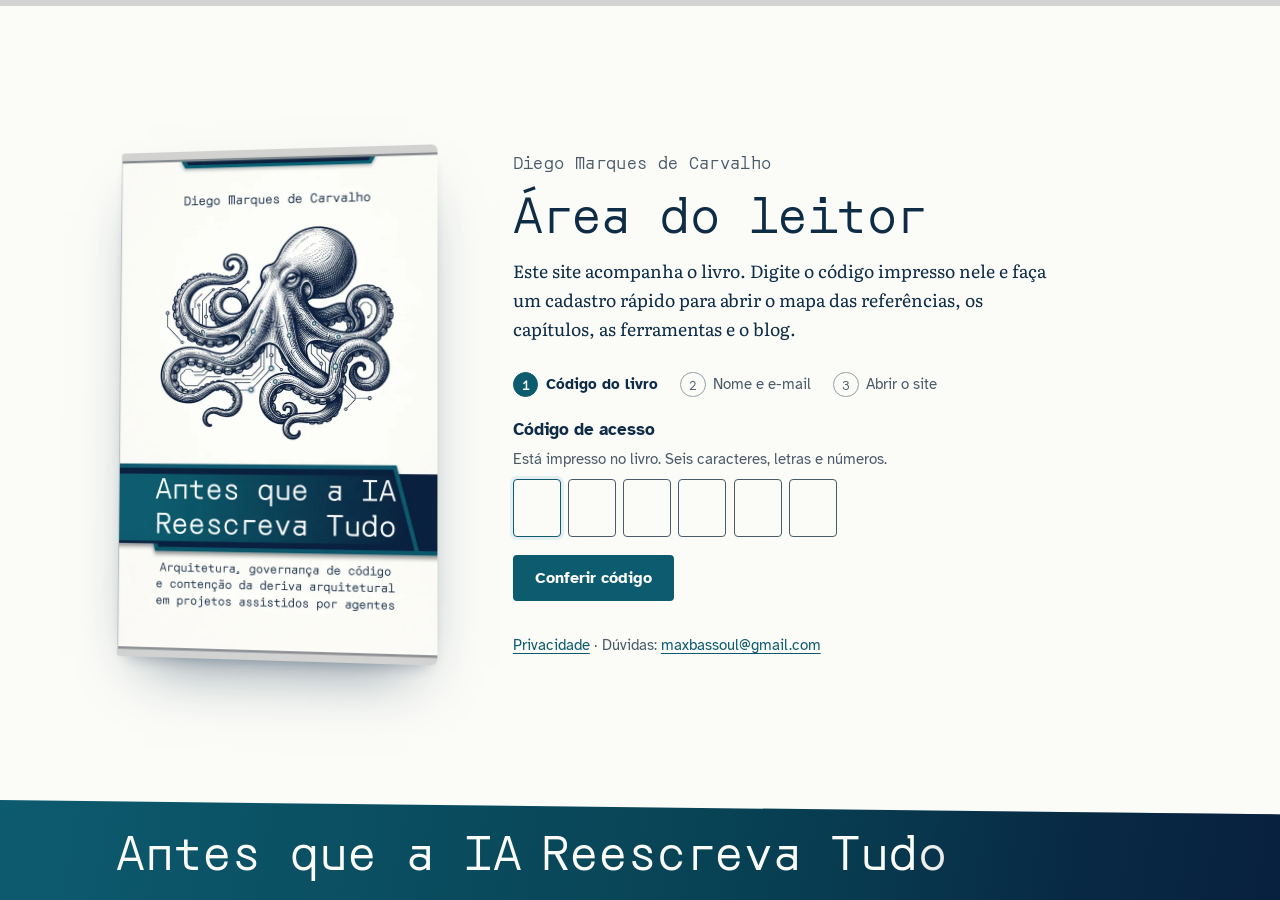
<file: docs/index.html>
<!doctype html>
<html lang="pt-BR">
<head>
<meta charset="utf-8">
<meta name="viewport" content="width=device-width, initial-scale=1">
<title>Antes que a IA Reescreva Tudo</title>
<meta name="description" content="Área do leitor do livro Antes que a IA Reescreva Tudo, de Diego Marques de Carvalho.">
<meta name="robots" content="noindex">
<meta name="theme-color" content="#0f2c47">
<link rel="icon" href="img/icone.svg" type="image/svg+xml">
<link rel="preload" href="fontes/orbit-latin-400-normal.woff2" as="font" type="font/woff2" crossorigin>
<link rel="stylesheet" href="css/site.css">
<script type="module" src="js/app.js"></script>
</head>
<body data-config="{&quot;appsScriptUrl&quot;: &quot;https://script.google.com/macros/s/AKfycbyVOUtg1tDxMdZqtiWcLSNnlYLGNWOky_axhP-vVmzAby_G8hb5o9fTvDEMWrewTaDpqQ/exec&quot;, &quot;codigoHash&quot;: &quot;3291b068d0834ed06047282ab6b6f07f65205cbb008220390e9ea2eb21e502ad&quot;, &quot;teste&quot;: false, &quot;contato&quot;: &quot;maxbassoul@gmail.com&quot;}" data-estado="carregando">
<a class="pular" href="#conteudo">Pular para o conteúdo</a>
<div class="barra-capa" aria-hidden="true"></div>

<!-- Tela de entrada: a única parte do site que não está cifrada. -->
<div id="portao" class="portao">
  <div class="portao__palco">
    <figure class="portao__capa">
      <img src="img/capa.webp" srcset="img/capa-320.webp 320w, img/capa.webp 640w" sizes="(max-width: 700px) 9rem, 22rem" width="640" height="1024" alt="Capa do livro: um polvo desenhado a bico de pena, com circuitos nos tentáculos, sobre a faixa com o título Antes que a IA Reescreva Tudo.">
    </figure>

    <main class="portao__conteudo" id="conteudo" tabindex="-1">
      <p class="portao__autor">Diego Marques de Carvalho</p>
      <h1 class="portao__titulo">Área do leitor</h1>
      <p class="portao__intro">Este site acompanha o livro. Digite o código impresso nele e faça um cadastro rápido para abrir o mapa das referências, os capítulos, as ferramentas e o blog.</p>

      <ol class="passos" aria-label="Etapas">
        <li data-passo="1" aria-current="step"><span>1</span> Código do livro</li>
        <li data-passo="2"><span>2</span> Nome e e-mail</li>
        <li data-passo="3"><span>3</span> Abrir o site</li>
      </ol>

      <form class="formulario" id="form-codigo" novalidate>
        <div class="campo campo--codigo">
          <label for="codigo">Código de acesso</label>
          <p class="ajuda" id="codigo-ajuda">Está impresso no livro. Seis caracteres, letras e números.</p>
          <div class="codigo-caixas" id="codigo-caixas" aria-hidden="true"><span></span><span></span><span></span><span></span><span></span><span></span></div>
          <input id="codigo" name="codigo" type="text" inputmode="text" autocomplete="off" autocapitalize="characters" spellcheck="false" maxlength="6" aria-describedby="codigo-ajuda codigo-erro" required>
          <p class="erro-campo" id="codigo-erro" aria-live="polite"></p>
        </div>
        <button class="botao" type="submit">Conferir código</button>
      </form>

      <form class="formulario" id="form-cadastro" novalidate hidden>
        <fieldset>
          <legend class="visualmente-oculto">Cadastro do leitor</legend>
          <div class="campo">
            <label for="nome">Nome</label>
            <input id="nome" name="nome" type="text" autocomplete="name" maxlength="120" aria-describedby="nome-erro" required>
            <p class="erro-campo" id="nome-erro" aria-live="polite"></p>
          </div>
          <div class="campo">
            <label for="email">E-mail</label>
            <p class="ajuda" id="email-ajuda">Usado para liberar o acesso e, se você quiser, avisar sobre atualizações.</p>
            <input id="email" name="email" type="email" autocomplete="email" maxlength="160" aria-describedby="email-ajuda email-erro" required>
            <p class="erro-campo" id="email-erro" aria-live="polite"></p>
          </div>
          <div class="marcar">
            <input id="consentimento" name="consentimento" type="checkbox" aria-describedby="consentimento-erro" required>
            <label for="consentimento">Concordo que meu nome e meu e-mail sejam guardados para liberar o site, como descrito na <button type="button" class="link" data-abrir="privacidade">página de privacidade</button>.</label>
          </div>
          <p class="erro-campo" id="consentimento-erro" aria-live="polite"></p>
          <div class="marcar">
            <input id="novidades" name="novidades" type="checkbox">
            <label for="novidades">Quero receber por e-mail os avisos de atualização do livro (opcional).</label>
          </div>
        </fieldset>
        <div class="acoes-form">
          <button class="botao" type="submit">Abrir o site</button>
          <button class="link" type="button" id="voltar-codigo">Voltar ao código</button>
        </div>
      </form>

      <div class="aviso" id="resultado" role="status" aria-live="polite"></div>
      <p class="portao__rodape"><button type="button" class="link" data-abrir="privacidade">Privacidade</button> · Dúvidas: <a href="mailto:maxbassoul@gmail.com">maxbassoul@gmail.com</a></p>
    </main>
  </div>
  <div class="faixa-capa" aria-hidden="true"><span>Antes que a IA</span><span>Reescreva Tudo</span></div>
</div>

<!-- O site, montado depois de decifrar o pacote. -->
<div id="app" class="app" hidden>
  <header class="topo">
    <div class="topo__faixa">
      <a class="marca" href="#/">Antes que a IA<br>Reescreva Tudo</a>
    </div>
    <nav class="menu" aria-label="Principal">
      <ul>
        <li><a href="#/" data-rota="inicio">Início</a></li>
        <li><a href="#/mapa" data-rota="mapa">Mapa</a></li>
        <li><a href="#/capitulos" data-rota="capitulos">Capítulos</a></li>
        <li><a href="#/ferramentas" data-rota="ferramentas">Ferramentas</a></li>
        <li><a href="#/blog" data-rota="blog">Blog</a></li>
      </ul>
      <button type="button" class="busca-atalho" id="abrir-paleta" aria-keyshortcuts="Control+K Meta+K">
        <span>Buscar</span><kbd>Ctrl K</kbd>
      </button>
    </nav>
  </header>
  <div class="progresso" id="progresso" aria-hidden="true"></div>
  <main id="vista" class="vista" tabindex="-1"></main>
  <footer class="rodape">
    <div class="rodape__dentro">
      <p>Diego Marques de Carvalho, 2026. Contato: <a href="mailto:maxbassoul@gmail.com">maxbassoul@gmail.com</a></p>
      <ul>
        <li><a href="#/privacidade">Privacidade</a></li>
        <li><button type="button" class="link" id="abrir-atalhos">Atalhos de teclado</button></li>
        <li><a id="link-errata" href="#">Reportar errata</a></li>
        <li><button type="button" class="link" id="sair">Sair deste navegador</button></li>
      </ul>
    </div>
  </footer>
</div>

<dialog class="dialogo dialogo--paleta" id="paleta" aria-label="Buscar no site">
  <form method="dialog" class="paleta">
    <label class="visualmente-oculto" for="paleta-busca">Buscar capítulos, obras, conceitos, ferramentas e posts</label>
    <input id="paleta-busca" type="search" autocomplete="off" placeholder="Buscar capítulo, obra, conceito, post…" role="combobox" aria-expanded="true" aria-controls="paleta-lista" aria-autocomplete="list">
    <ul id="paleta-lista" role="listbox" aria-label="Resultados"></ul>
    <p class="paleta__dica"><kbd>↑</kbd> <kbd>↓</kbd> para escolher, <kbd>Enter</kbd> para abrir, <kbd>Esc</kbd> para fechar</p>
  </form>
</dialog>

<dialog class="dialogo" id="atalhos" aria-labelledby="atalhos-titulo">
  <h2 id="atalhos-titulo">Atalhos de teclado</h2>
  <dl class="atalhos">
    <dt><kbd>Ctrl K</kbd> ou <kbd>/</kbd></dt><dd>Buscar no site</dd>
    <dt><kbd>g</kbd> depois <kbd>i</kbd></dt><dd>Início</dd>
    <dt><kbd>g</kbd> depois <kbd>m</kbd></dt><dd>Mapa das referências</dd>
    <dt><kbd>g</kbd> depois <kbd>c</kbd></dt><dd>Capítulos</dd>
    <dt><kbd>g</kbd> depois <kbd>f</kbd></dt><dd>Ferramentas</dd>
    <dt><kbd>g</kbd> depois <kbd>b</kbd></dt><dd>Blog</dd>
    <dt><kbd>Esc</kbd></dt><dd>No mapa, volta à visão inteira</dd>
    <dt><kbd>?</kbd></dt><dd>Esta lista</dd>
  </dl>
  <form method="dialog"><button class="botao botao--linha">Fechar</button></form>
</dialog>

<dialog class="dialogo dialogo--texto" id="privacidade" aria-labelledby="priv-titulo">
  <h2 id="priv-titulo">Privacidade</h2>
  <h3>O que guardamos</h3>
  <p>Ao abrir o site, você informa nome e e-mail. Esses dados, a data do cadastro e a sua escolha sobre receber avisos de atualização vão para uma planilha privada do autor, no Google. O código do livro é conferido, mas não fica guardado.</p>
  <h3>Para que usamos</h3>
  <p>O cadastro serve para liberar o site. Se você marcar a opção de avisos, o e-mail também recebe as notícias de atualização do livro. Os dados não são vendidos nem repassados.</p>
  <h3>O que fica no seu navegador</h3>
  <p>Depois do cadastro, o navegador guarda a chave que abre o site, o seu primeiro nome e o que você marcar nas ferramentas, para não pedir o código de novo. O botão "Sair deste navegador", no rodapé, apaga tudo isso.</p>
  <h3>O que não usamos</h3>
  <p>O site não usa cookies de publicidade nem ferramentas de rastreamento. Fontes e bibliotecas ficam no próprio site; a única chamada externa é o envio do cadastro.</p>
  <h3>Como pedir correção ou exclusão</h3>
  <p>Escreva para <a href="mailto:maxbassoul@gmail.com">maxbassoul@gmail.com</a> pedindo para consultar, corrigir ou apagar seus dados.</p>
  <form method="dialog"><button class="botao botao--linha">Fechar</button></form>
</dialog>

<noscript><p class="aviso">Este site precisa de JavaScript para abrir o conteúdo do livro.</p></noscript>
</body>
</html>
</file>
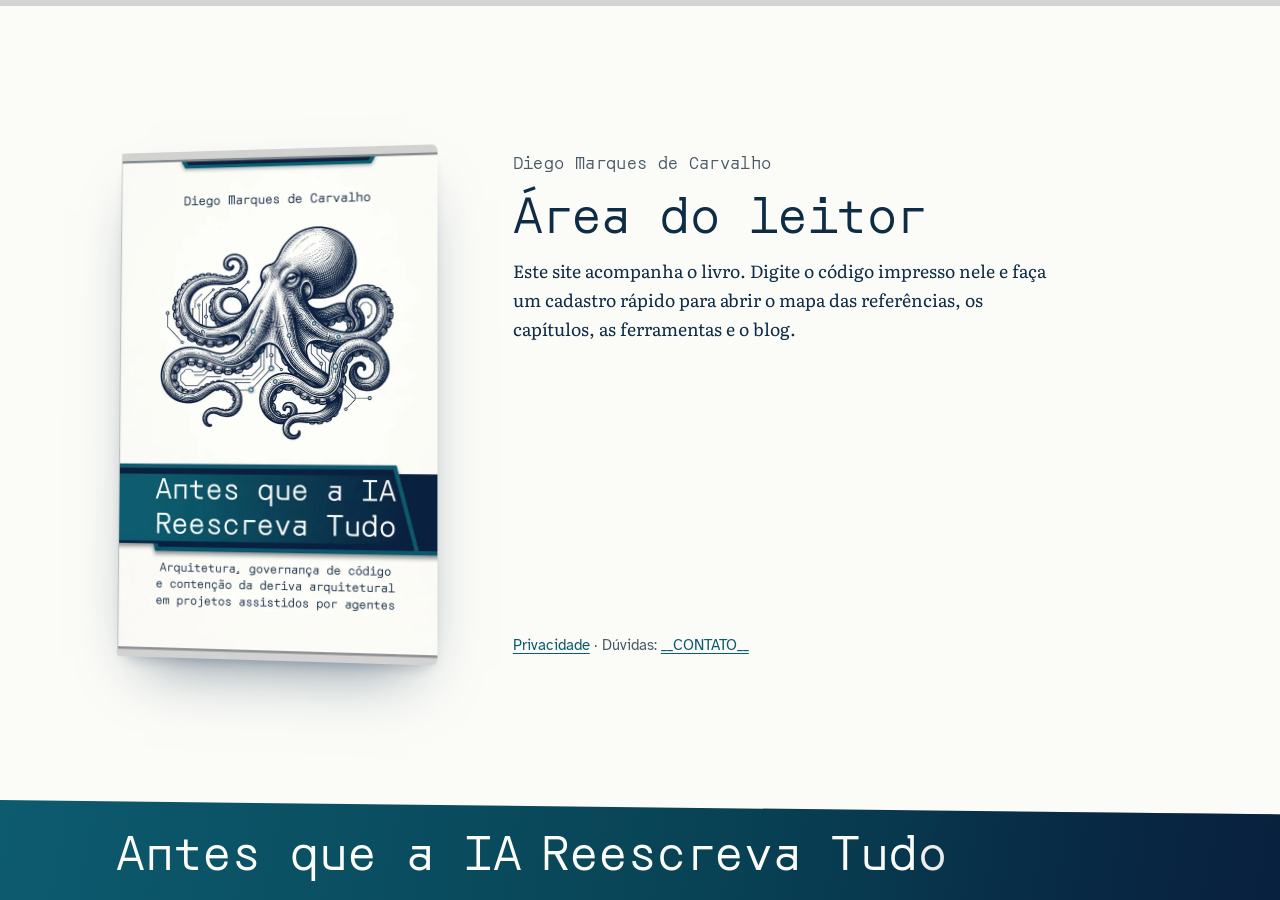
<file: web/index.html>
<!doctype html>
<html lang="pt-BR">
<head>
<meta charset="utf-8">
<meta name="viewport" content="width=device-width, initial-scale=1">
<title>Antes que a IA Reescreva Tudo</title>
<meta name="description" content="Área do leitor do livro Antes que a IA Reescreva Tudo, de Diego Marques de Carvalho.">
<meta name="robots" content="noindex">
<meta name="theme-color" content="#0f2c47">
<link rel="icon" href="img/icone.svg" type="image/svg+xml">
<link rel="preload" href="fontes/orbit-latin-400-normal.woff2" as="font" type="font/woff2" crossorigin>
<link rel="stylesheet" href="css/site.css">
<script type="module" src="js/app.js"></script>
</head>
<body data-config="__CONFIG__" data-estado="carregando">
<a class="pular" href="#conteudo">Pular para o conteúdo</a>
<div class="barra-capa" aria-hidden="true"></div>

<!-- Tela de entrada: a única parte do site que não está cifrada. -->
<div id="portao" class="portao">
  <div class="portao__palco">
    <figure class="portao__capa">
      <img src="img/capa.webp" srcset="img/capa-320.webp 320w, img/capa.webp 640w" sizes="(max-width: 700px) 9rem, 22rem" width="640" height="1024" alt="Capa do livro: um polvo desenhado a bico de pena, com circuitos nos tentáculos, sobre a faixa com o título Antes que a IA Reescreva Tudo.">
    </figure>

    <main class="portao__conteudo" id="conteudo" tabindex="-1">
      <p class="portao__autor">Diego Marques de Carvalho</p>
      <h1 class="portao__titulo">Área do leitor</h1>
      <p class="portao__intro">Este site acompanha o livro. Digite o código impresso nele e faça um cadastro rápido para abrir o mapa das referências, os capítulos, as ferramentas e o blog.</p>

      <ol class="passos" aria-label="Etapas">
        <li data-passo="1" aria-current="step"><span>1</span> Código do livro</li>
        <li data-passo="2"><span>2</span> Nome e e-mail</li>
        <li data-passo="3"><span>3</span> Abrir o site</li>
      </ol>

      <form class="formulario" id="form-codigo" novalidate>
        <div class="campo campo--codigo">
          <label for="codigo">Código de acesso</label>
          <p class="ajuda" id="codigo-ajuda">Está impresso no livro. Seis caracteres, letras e números.</p>
          <div class="codigo-caixas" id="codigo-caixas" aria-hidden="true"><span></span><span></span><span></span><span></span><span></span><span></span></div>
          <input id="codigo" name="codigo" type="text" inputmode="text" autocomplete="off" autocapitalize="characters" spellcheck="false" maxlength="6" aria-describedby="codigo-ajuda codigo-erro" required>
          <p class="erro-campo" id="codigo-erro" aria-live="polite"></p>
        </div>
        <button class="botao" type="submit">Conferir código</button>
      </form>

      <form class="formulario" id="form-cadastro" novalidate hidden>
        <fieldset>
          <legend class="visualmente-oculto">Cadastro do leitor</legend>
          <div class="campo">
            <label for="nome">Nome</label>
            <input id="nome" name="nome" type="text" autocomplete="name" maxlength="120" aria-describedby="nome-erro" required>
            <p class="erro-campo" id="nome-erro" aria-live="polite"></p>
          </div>
          <div class="campo">
            <label for="email">E-mail</label>
            <p class="ajuda" id="email-ajuda">Usado para liberar o acesso e, se você quiser, avisar sobre atualizações.</p>
            <input id="email" name="email" type="email" autocomplete="email" maxlength="160" aria-describedby="email-ajuda email-erro" required>
            <p class="erro-campo" id="email-erro" aria-live="polite"></p>
          </div>
          <div class="marcar">
            <input id="consentimento" name="consentimento" type="checkbox" aria-describedby="consentimento-erro" required>
            <label for="consentimento">Concordo que meu nome e meu e-mail sejam guardados para liberar o site, como descrito na <button type="button" class="link" data-abrir="privacidade">página de privacidade</button>.</label>
          </div>
          <p class="erro-campo" id="consentimento-erro" aria-live="polite"></p>
          <div class="marcar">
            <input id="novidades" name="novidades" type="checkbox">
            <label for="novidades">Quero receber por e-mail os avisos de atualização do livro (opcional).</label>
          </div>
        </fieldset>
        <div class="acoes-form">
          <button class="botao" type="submit">Abrir o site</button>
          <button class="link" type="button" id="voltar-codigo">Voltar ao código</button>
        </div>
      </form>

      <div class="aviso" id="resultado" role="status" aria-live="polite"></div>
      <p class="portao__rodape"><button type="button" class="link" data-abrir="privacidade">Privacidade</button> · Dúvidas: <a href="mailto:__CONTATO__">__CONTATO__</a></p>
    </main>
  </div>
  <div class="faixa-capa" aria-hidden="true"><span>Antes que a IA</span><span>Reescreva Tudo</span></div>
</div>

<!-- O site, montado depois de decifrar o pacote. -->
<div id="app" class="app" hidden>
  <header class="topo">
    <div class="topo__faixa">
      <a class="marca" href="#/">Antes que a IA<br>Reescreva Tudo</a>
    </div>
    <nav class="menu" aria-label="Principal">
      <ul>
        <li><a href="#/" data-rota="inicio">Início</a></li>
        <li><a href="#/mapa" data-rota="mapa">Mapa</a></li>
        <li><a href="#/capitulos" data-rota="capitulos">Capítulos</a></li>
        <li><a href="#/ferramentas" data-rota="ferramentas">Ferramentas</a></li>
        <li><a href="#/blog" data-rota="blog">Blog</a></li>
      </ul>
      <button type="button" class="busca-atalho" id="abrir-paleta" aria-keyshortcuts="Control+K Meta+K">
        <span>Buscar</span><kbd>Ctrl K</kbd>
      </button>
    </nav>
  </header>
  <div class="progresso" id="progresso" aria-hidden="true"></div>
  <main id="vista" class="vista" tabindex="-1"></main>
  <footer class="rodape">
    <div class="rodape__dentro">
      <p>Diego Marques de Carvalho, 2026. Contato: <a href="mailto:__CONTATO__">__CONTATO__</a></p>
      <ul>
        <li><a href="#/privacidade">Privacidade</a></li>
        <li><button type="button" class="link" id="abrir-atalhos">Atalhos de teclado</button></li>
        <li><a id="link-errata" href="#">Reportar errata</a></li>
        <li><button type="button" class="link" id="sair">Sair deste navegador</button></li>
      </ul>
    </div>
  </footer>
</div>

<dialog class="dialogo dialogo--paleta" id="paleta" aria-label="Buscar no site">
  <form method="dialog" class="paleta">
    <label class="visualmente-oculto" for="paleta-busca">Buscar capítulos, obras, conceitos, ferramentas e posts</label>
    <input id="paleta-busca" type="search" autocomplete="off" placeholder="Buscar capítulo, obra, conceito, post…" role="combobox" aria-expanded="true" aria-controls="paleta-lista" aria-autocomplete="list">
    <ul id="paleta-lista" role="listbox" aria-label="Resultados"></ul>
    <p class="paleta__dica"><kbd>↑</kbd> <kbd>↓</kbd> para escolher, <kbd>Enter</kbd> para abrir, <kbd>Esc</kbd> para fechar</p>
  </form>
</dialog>

<dialog class="dialogo" id="atalhos" aria-labelledby="atalhos-titulo">
  <h2 id="atalhos-titulo">Atalhos de teclado</h2>
  <dl class="atalhos">
    <dt><kbd>Ctrl K</kbd> ou <kbd>/</kbd></dt><dd>Buscar no site</dd>
    <dt><kbd>g</kbd> depois <kbd>i</kbd></dt><dd>Início</dd>
    <dt><kbd>g</kbd> depois <kbd>m</kbd></dt><dd>Mapa das referências</dd>
    <dt><kbd>g</kbd> depois <kbd>c</kbd></dt><dd>Capítulos</dd>
    <dt><kbd>g</kbd> depois <kbd>f</kbd></dt><dd>Ferramentas</dd>
    <dt><kbd>g</kbd> depois <kbd>b</kbd></dt><dd>Blog</dd>
    <dt><kbd>Esc</kbd></dt><dd>No mapa, volta à visão inteira</dd>
    <dt><kbd>?</kbd></dt><dd>Esta lista</dd>
  </dl>
  <form method="dialog"><button class="botao botao--linha">Fechar</button></form>
</dialog>

<dialog class="dialogo dialogo--texto" id="privacidade" aria-labelledby="priv-titulo">
  <h2 id="priv-titulo">Privacidade</h2>
  <h3>O que guardamos</h3>
  <p>Ao abrir o site, você informa nome e e-mail. Esses dados, a data do cadastro e a sua escolha sobre receber avisos de atualização vão para uma planilha privada do autor, no Google. O código do livro é conferido, mas não fica guardado.</p>
  <h3>Para que usamos</h3>
  <p>O cadastro serve para liberar o site. Se você marcar a opção de avisos, o e-mail também recebe as notícias de atualização do livro. Os dados não são vendidos nem repassados.</p>
  <h3>O que fica no seu navegador</h3>
  <p>Depois do cadastro, o navegador guarda a chave que abre o site, o seu primeiro nome e o que você marcar nas ferramentas, para não pedir o código de novo. O botão "Sair deste navegador", no rodapé, apaga tudo isso.</p>
  <h3>O que não usamos</h3>
  <p>O site não usa cookies de publicidade nem ferramentas de rastreamento. Fontes e bibliotecas ficam no próprio site; a única chamada externa é o envio do cadastro.</p>
  <h3>Como pedir correção ou exclusão</h3>
  <p>Escreva para <a href="mailto:__CONTATO__">__CONTATO__</a> pedindo para consultar, corrigir ou apagar seus dados.</p>
  <form method="dialog"><button class="botao botao--linha">Fechar</button></form>
</dialog>

<noscript><p class="aviso">Este site precisa de JavaScript para abrir o conteúdo do livro.</p></noscript>
</body>
</html>
</file>
<file: docs/css/site.css>
/* Antes que a IA Reescreva Tudo: folha de estilos do site.
   Cores e letra da capa: papel quase branco, tinta azul-marinho do
   polvo, faixa petróleo inclinada e a Orbit dos títulos. O ciano dos
   circuitos marca só a deriva. */

@font-face { font-family: "Orbit"; src: url("../fontes/orbit-latin-400-normal.woff2") format("woff2"); font-weight: 400; font-display: swap; }
@font-face { font-family: "Literata"; src: url("../fontes/literata-latin-wght-normal.woff2") format("woff2"); font-weight: 200 900; font-style: normal; font-display: swap; }
@font-face { font-family: "Literata"; src: url("../fontes/literata-latin-wght-italic.woff2") format("woff2"); font-weight: 200 900; font-style: italic; font-display: swap; }
@font-face { font-family: "Atkinson Hyperlegible"; src: url("../fontes/atkinson-hyperlegible-latin-400-normal.woff2") format("woff2"); font-weight: 400; font-display: swap; }
@font-face { font-family: "Atkinson Hyperlegible"; src: url("../fontes/atkinson-hyperlegible-latin-700-normal.woff2") format("woff2"); font-weight: 700; font-display: swap; }

:root {
  --papel: #fbfcf8;
  --papel-2: #f0f2ee;
  --linha: #d2d3d2;
  --tinta: #0f2c47;
  --grafite: #4a5a68;
  --cinza: #949fa7;
  --petroleo: #0d5b6f;
  --petroleo-fundo: #e4eff1;
  --deriva: #2b9bc0;
  --erro: #a3261b;
  --ok: #2f6b3a;
  --faixa: linear-gradient(100deg, #0d5b6f 0%, #084355 55%, #08213f 100%);
  --sobre-faixa: #fbfcf8;

  --display: "Orbit", "Atkinson Hyperlegible", system-ui, sans-serif;
  --serif: "Literata", Georgia, serif;
  --sans: "Atkinson Hyperlegible", "Segoe UI", Arial, sans-serif;

  --medida: 40rem;
  --larga: 76rem;
  --raio: 4px;
  --sombra: 0 1px 0 rgba(15, 44, 71, 0.06), 0 12px 32px -18px rgba(15, 44, 71, 0.35);
  color-scheme: light dark;
}

@media (prefers-color-scheme: dark) {
  :root {
    --papel: #0a1a2b;
    --papel-2: #10243a;
    --linha: #24405a;
    --tinta: #e9eef2;
    --grafite: #a9b8c4;
    --cinza: #6f8293;
    --petroleo: #6cc0d8;
    --petroleo-fundo: #10324a;
    --deriva: #4fb7d8;
    --erro: #f08a7e;
    --ok: #8bcf98;
    --sombra: 0 12px 32px -16px rgba(0, 0, 0, 0.7);
  }
}

*, *::before, *::after { box-sizing: border-box; }
html { -webkit-text-size-adjust: 100%; scroll-padding-top: 5rem; }
body {
  margin: 0;
  background: var(--papel);
  color: var(--tinta);
  font-family: var(--serif);
  font-size: 1.0625rem;
  line-height: 1.65;
  overflow-x: clip;
}
img, svg { max-width: 100%; height: auto; }
h1, h2, h3 { margin: 0; line-height: 1.15; text-wrap: balance; }
h1, h2 { font-family: var(--display); font-weight: 400; letter-spacing: -0.01em; }
h1 { font-size: clamp(2rem, 4.6vw, 3.1rem); }
h2 { font-size: clamp(1.45rem, 2.6vw, 1.9rem); }
h3 { font-family: var(--sans); font-size: 1.08rem; font-weight: 700; }
p { margin: 0; }
p + p { margin-top: 0.9rem; }
a { color: var(--petroleo); text-underline-offset: 0.18em; text-decoration-thickness: 1px; }
a:hover { text-decoration-thickness: 2px; }
code, kbd, pre { font-family: ui-monospace, "SF Mono", Menlo, Consolas, monospace; font-size: 0.9em; }
kbd { border: 1px solid var(--linha); border-bottom-width: 2px; border-radius: 3px; padding: 0 0.35em; background: var(--papel); font-size: 0.8em; }
:focus-visible { outline: 3px solid var(--petroleo); outline-offset: 3px; border-radius: 2px; }
::selection { background: var(--petroleo); color: var(--papel); }

.pular { position: absolute; left: 1rem; top: -4rem; padding: 0.6rem 1rem; background: var(--tinta); color: var(--papel); font-family: var(--sans); z-index: 50; }
.pular:focus { top: 1rem; }
.visualmente-oculto { position: absolute !important; width: 1px; height: 1px; overflow: hidden; clip: rect(0 0 0 0); white-space: nowrap; }
.nota { font-family: var(--sans); font-size: 0.92rem; color: var(--grafite); }
.lead { font-size: 1.2rem; line-height: 1.55; max-width: var(--medida); margin-top: 0.9rem; }
.texto { max-width: var(--medida); }
.texto > * + * { margin-top: 1rem; }

/* A barra cinza do topo da capa, repetida no topo do site. */
.barra-capa { height: 6px; background: var(--linha); }

/* ----------------------------------------------------------- botões */

.botao {
  display: inline-flex; align-items: center; justify-content: center; gap: 0.5rem;
  min-height: 2.9rem; padding: 0.6rem 1.25rem;
  font: 700 1rem/1.2 var(--sans);
  color: var(--sobre-faixa); background: var(--petroleo);
  border: 2px solid var(--petroleo); border-radius: var(--raio);
  text-decoration: none; cursor: pointer;
  transition: background-color 0.15s, transform 0.15s;
}
.botao:hover { background: var(--tinta); border-color: var(--tinta); }
.botao:active { transform: translateY(1px); }
.botao[disabled] { opacity: 0.6; cursor: progress; }
.botao--linha { background: transparent; color: var(--petroleo); }
.botao--linha:hover { background: var(--petroleo-fundo); color: var(--tinta); border-color: var(--petroleo); }
.botao--pequeno { min-height: 2.25rem; padding: 0.3rem 0.8rem; font-size: 0.9rem; }
@media (prefers-color-scheme: dark) { .botao { color: #0a1a2b; } .botao:hover { color: #0a1a2b; background: var(--tinta); } }
.link { background: none; border: 0; padding: 0; font: inherit; color: var(--petroleo); text-decoration: underline; text-underline-offset: 0.18em; cursor: pointer; }
.acoes-linha { display: flex; flex-wrap: wrap; gap: 0.75rem 1rem; align-items: center; margin-top: 1.25rem; }

/* ------------------------------------------------------ tela de entrada */

.portao { min-height: calc(100vh - 6px); display: grid; grid-template-rows: 1fr auto; }
.portao__palco {
  width: 100%; max-width: 68rem; margin: 0 auto;
  padding: clamp(1.5rem, 5vw, 4rem) 1.25rem;
  display: grid; grid-template-columns: minmax(0, 20rem) minmax(0, 1fr);
  gap: clamp(2rem, 6vw, 5rem); align-items: center;
}
.portao__capa { margin: 0; perspective: 1200px; }
.portao__capa img {
  display: block; width: 100%; border-radius: 2px 6px 6px 2px;
  box-shadow: -1px 0 0 rgba(15, 44, 71, 0.15), 0 30px 60px -28px rgba(8, 33, 63, 0.55), 0 8px 16px -10px rgba(8, 33, 63, 0.35);
  transform: rotateY(var(--giro, -8deg)) rotateX(var(--incl, 2deg));
  transition: transform 0.4s ease;
}
.portao__autor { font-family: var(--display); color: var(--grafite); letter-spacing: 0.02em; }
.portao__titulo { margin-top: 0.4rem; }
.portao__intro { margin-top: 1rem; max-width: 34rem; font-size: 1.1rem; }
.portao__conteudo:focus { outline: none; }
.portao__rodape { margin-top: 2rem; font-family: var(--sans); font-size: 0.92rem; color: var(--grafite); }

.passos { display: flex; flex-wrap: wrap; gap: 0.5rem 1.4rem; list-style: none; padding: 0; margin: 1.8rem 0 1.2rem; font-family: var(--sans); color: var(--grafite); font-size: 0.95rem; }
.passos li { display: inline-flex; align-items: center; gap: 0.45rem; }
.passos span { display: inline-grid; place-items: center; width: 1.6rem; height: 1.6rem; border-radius: 50%; border: 1.5px solid var(--cinza); font-family: var(--display); font-size: 0.8rem; }
.passos li[aria-current="step"] { color: var(--tinta); font-weight: 700; }
.passos li[aria-current="step"] span { background: var(--petroleo); border-color: var(--petroleo); color: var(--sobre-faixa); }
.passos li.feito span { background: var(--tinta); border-color: var(--tinta); color: var(--papel); }

.formulario { max-width: 30rem; font-family: var(--sans); }
.formulario fieldset { border: 0; padding: 0; margin: 0; }
.campo { margin-bottom: 1.15rem; }
.campo label { display: block; font-weight: 700; }
.ajuda { color: var(--grafite); font-size: 0.92rem; margin-top: 0.15rem; }
.campo input, .campo textarea, .campo select {
  display: block; width: 100%; margin-top: 0.4rem; min-height: 2.9rem;
  padding: 0.55rem 0.75rem; font: inherit; font-size: 1rem; color: var(--tinta);
  background: var(--papel); border: 1.5px solid var(--grafite); border-radius: var(--raio);
}
.campo textarea { min-height: 5.5rem; resize: vertical; font-family: ui-monospace, Menlo, Consolas, monospace; font-size: 0.92rem; }
.campo input:focus, .campo textarea:focus { border-color: var(--petroleo); outline: 3px solid var(--petroleo-fundo); outline-offset: 0; }
.campo input[aria-invalid="true"] { border-color: var(--erro); }
.erro-campo { color: var(--erro); font-size: 0.92rem; margin-top: 0.3rem; min-height: 0; }
.erro-campo:empty { display: none; }
.marcar { display: grid; grid-template-columns: 1.4rem 1fr; gap: 0.6rem; align-items: start; margin-top: 0.8rem; }
.marcar input { width: 1.25rem; height: 1.25rem; margin-top: 0.2rem; accent-color: var(--petroleo); }
.acoes-form { display: flex; flex-wrap: wrap; gap: 1rem 1.5rem; align-items: center; margin-top: 1.3rem; }

/* O código aparece em seis caixas, como um selo; o campo real fica por cima. */
.campo--codigo { position: relative; }
.codigo-caixas { display: grid; grid-template-columns: repeat(6, 3rem); gap: 0.45rem; margin-top: 0.5rem; pointer-events: none; }
.codigo-caixas span {
  height: 3.6rem; border: 1.5px solid var(--grafite); border-radius: var(--raio);
  display: grid; place-items: center; font-family: var(--display); font-size: 1.6rem; color: var(--tinta);
  background: var(--papel); transition: border-color 0.15s, transform 0.15s;
}
.codigo-caixas span.cheia { border-color: var(--tinta); }
.codigo-caixas span.atual { border-color: var(--petroleo); box-shadow: 0 0 0 3px var(--petroleo-fundo); }
.campo--codigo input {
  position: absolute; left: 0; top: 2.9rem; width: calc(6 * 3rem + 5 * 0.45rem); height: 3.6rem;
  margin: 0; opacity: 0.01; font-size: 16px; letter-spacing: 2.4rem; caret-color: transparent;
}
.campo--codigo:has(.ajuda) input { top: 4.6rem; }
.campo--codigo input:focus-visible { outline: none; }
.campo--codigo.erro .codigo-caixas { animation: tremer 0.35s; }
.campo--codigo.erro .codigo-caixas span { border-color: var(--erro); }
.campo--codigo.certo .codigo-caixas span { border-color: var(--ok); background: color-mix(in srgb, var(--ok) 10%, var(--papel)); }
@keyframes tremer { 25% { transform: translateX(-6px); } 50% { transform: translateX(5px); } 75% { transform: translateX(-3px); } }

.aviso { margin-top: 1.25rem; padding: 0.9rem 1rem; border-left: 4px solid var(--petroleo); background: var(--papel-2); font-family: var(--sans); max-width: 34rem; }
.aviso:empty { display: none; }
.aviso--erro { border-color: var(--erro); }
.aviso--ok { border-color: var(--ok); }

/* A faixa inclinada da capa, com o título. */
.faixa-capa {
  position: relative; background: var(--faixa); color: var(--sobre-faixa);
  font-family: var(--display); font-size: clamp(1.6rem, 4.4vw, 3rem); line-height: 1.15;
  padding: 1.4rem max(1.25rem, calc((100vw - 68rem) / 2 + 1.25rem));
  clip-path: polygon(0 0, 100% 0.9rem, 100% 100%, 0 100%);
  display: flex; flex-wrap: wrap; column-gap: 0.4em;
}
.faixa-capa::after { content: ""; position: absolute; inset: 0 0 auto auto; width: 30%; height: 100%; background: linear-gradient(100deg, transparent, rgba(8, 33, 63, 0.6)); clip-path: polygon(14% 0, 100% 0, 100% 100%, 0 100%); }

body[data-estado="carregando"] .portao__conteudo form,
body[data-estado="carregando"] .passos { visibility: hidden; }
body[data-estado="aberto"] .portao { display: none; }

/* ----------------------------------------------------------- o site */

.topo {
  position: sticky; top: 0; z-index: 20;
  display: flex; align-items: stretch; justify-content: space-between; gap: 1rem;
  background: color-mix(in srgb, var(--papel) 92%, transparent);
  backdrop-filter: blur(8px);
  border-bottom: 1px solid var(--linha);
  font-family: var(--sans);
}
.topo__faixa {
  background: var(--faixa); padding: 0.65rem 3.2rem 0.65rem max(1.25rem, calc((100vw - var(--larga)) / 2 + 1.25rem));
  clip-path: polygon(0 0, 100% 0, calc(100% - 1.6rem) 100%, 0 100%);
  display: flex; align-items: center;
}
.marca { font-family: var(--display); color: var(--sobre-faixa); text-decoration: none; font-size: 0.98rem; line-height: 1.15; }
.menu { display: flex; align-items: center; gap: 1rem; padding-right: max(1.25rem, calc((100vw - var(--larga)) / 2 + 1.25rem)); }
.menu ul { list-style: none; margin: 0; padding: 0; display: flex; flex-wrap: wrap; gap: 0.2rem 1.2rem; }
.menu a { color: var(--grafite); text-decoration: none; padding: 0.3rem 0; border-bottom: 2px solid transparent; }
.menu a:hover { color: var(--tinta); }
.menu a[aria-current="page"] { color: var(--tinta); border-bottom-color: var(--petroleo); }
.busca-atalho {
  display: inline-flex; gap: 0.6rem; align-items: center; min-height: 2.5rem; padding: 0.3rem 0.5rem 0.3rem 0.8rem;
  font: inherit; color: var(--grafite); background: var(--papel-2); border: 1px solid var(--linha); border-radius: var(--raio); cursor: pointer;
}
.busca-atalho:hover { border-color: var(--petroleo); color: var(--tinta); }

.progresso { position: fixed; top: 0; left: 0; height: 3px; width: 100%; transform-origin: 0 50%; transform: scaleX(var(--lido, 0)); background: var(--deriva); z-index: 30; pointer-events: none; }

.vista { min-height: 60vh; }
.vista:focus { outline: none; }
.faixa { max-width: var(--larga); margin: 0 auto; padding: clamp(2.5rem, 6vw, 4.5rem) 1.25rem; }
.faixa + .faixa { border-top: 1px solid var(--linha); }

@media (prefers-reduced-motion: no-preference) {
  ::view-transition-old(root) { animation: 140ms ease-out both sair; }
  ::view-transition-new(root) { animation: 220ms ease-out both entrar; }
}
@keyframes sair { to { opacity: 0; } }
@keyframes entrar { from { opacity: 0; transform: translateY(6px); } }

/* ----------------------------------------------------------- início */

.abertura {
  max-width: var(--larga); margin: 0 auto; padding: clamp(2.5rem, 6vw, 5rem) 1.25rem;
  display: grid; grid-template-columns: minmax(0, 1fr) minmax(0, 1.05fr); gap: clamp(2rem, 5vw, 4rem); align-items: center;
}
.saudacao { font-family: var(--sans); color: var(--grafite); margin-bottom: 0.6rem; }
.saudacao:empty { display: none; }
.abertura__lead { margin-top: 1.2rem; font-size: 1.18rem; max-width: 34rem; }
.citacao { margin: 1.8rem 0 0; padding: 0 0 0 1.2rem; border-left: 3px solid var(--petroleo); font-style: italic; max-width: 32rem; }
.citacao footer { margin-top: 0.4rem; font: 400 0.9rem var(--sans); color: var(--grafite); font-style: normal; }

.planta { margin: 0; }
.planta__controle { display: inline-flex; border: 1.5px solid var(--petroleo); border-radius: var(--raio); overflow: hidden; margin-bottom: 0.8rem; font-family: var(--sans); }
.alternar { font: inherit; font-size: 0.92rem; padding: 0.45rem 0.9rem; min-height: 2.5rem; border: 0; background: transparent; color: var(--petroleo); cursor: pointer; }
.alternar[aria-pressed="true"] { background: var(--petroleo); color: var(--sobre-faixa); }
@media (prefers-color-scheme: dark) { .alternar[aria-pressed="true"] { color: #0a1a2b; } }
.planta svg { display: block; width: 100%; background: var(--papel-2); border-radius: 6px; }
.planta .modulo rect { fill: var(--papel); stroke: var(--tinta); stroke-width: 1.4; }
.planta .modulo text { fill: var(--tinta); font: 15px var(--sans); }
.planta .modulo--legado rect { stroke-dasharray: 4 3; }
.contencao__rotulo { font: 13px var(--sans); fill: var(--petroleo); }
.planta .modulo { transition: transform 0.9s cubic-bezier(0.3, 0.7, 0.2, 1); }
.planta .contencao { stroke-dasharray: 1400; stroke-dashoffset: 0; transition: stroke-dashoffset 0.9s ease, opacity 0.6s; }
.planta .rastro path { stroke-dasharray: 5 5; opacity: 0; transition: opacity 0.5s; }
.planta .contencao__rotulo { transition: opacity 0.5s; }
.planta[data-estado="deriva"] .modulo { transform: translate(var(--dx), var(--dy)); }
.planta[data-estado="deriva"] .modulo--legado rect { stroke: var(--deriva); }
.planta[data-estado="deriva"] .rastro path { opacity: 1; animation: fluxo 1.2s linear infinite; }
.planta[data-estado="deriva"] .contencao { stroke-dashoffset: 1400; opacity: 0.3; }
.planta[data-estado="deriva"] .contencao__rotulo { opacity: 0; }
@keyframes fluxo { to { stroke-dashoffset: -20; } }
.planta__legenda { margin-top: 0.7rem; font-family: var(--sans); font-size: 0.92rem; color: var(--grafite); max-width: 32rem; }
@media (prefers-reduced-motion: reduce) {
  .planta .modulo, .planta .contencao { transition: none; }
  .planta[data-estado="deriva"] .rastro path { animation: none; }
}

.faixa--dividida { display: grid; grid-template-columns: minmax(0, 1fr) minmax(0, 1fr); gap: clamp(2rem, 5vw, 4rem); align-items: start; }
.ciclo { list-style: none; margin: 0; padding: 0; counter-reset: parte; display: grid; gap: 0.6rem; }
.ciclo li { counter-increment: parte; }
.ciclo a { display: grid; grid-template-columns: 2.6rem 1fr; column-gap: 1rem; padding: 0.9rem 1rem 0.9rem 0.6rem; color: var(--tinta); text-decoration: none; border-radius: var(--raio); border: 1px solid transparent; transition: border-color 0.15s, background-color 0.15s; }
.ciclo a::before { content: counter(parte); grid-row: span 3; font-family: var(--display); font-size: 1.6rem; color: var(--petroleo); line-height: 1.1; text-align: center; }
.ciclo a:hover { border-color: var(--linha); background: var(--papel-2); }
.ciclo p { margin-top: 0.25rem; color: var(--grafite); }
.ciclo__caps { margin-top: 0.35rem; font: 0.88rem var(--sans); color: var(--petroleo); }

.destinos { display: grid; grid-template-columns: repeat(2, minmax(0, 1fr)); margin-top: 2rem; border-top: 1px solid var(--linha); }
.destino { display: block; padding: 1.6rem 1.6rem 1.6rem 0; border-bottom: 1px solid var(--linha); color: var(--tinta); text-decoration: none; transition: background-color 0.15s; }
.destino:nth-child(even) { padding-left: 1.6rem; border-left: 1px solid var(--linha); }
.destino h3 { font-family: var(--display); font-weight: 400; font-size: 1.25rem; color: var(--petroleo); }
.destino p { margin-top: 0.4rem; color: var(--grafite); }
.destino:hover h3 { text-decoration: underline; text-underline-offset: 0.2em; }
.numeros { display: flex; flex-wrap: wrap; gap: 1rem 3.5rem; margin: 2.5rem 0 0; }
.numeros div { display: flex; flex-direction: column-reverse; }
.numeros dd { margin: 0; font-family: var(--display); font-size: clamp(2.2rem, 5vw, 3.2rem); line-height: 1; font-variant-numeric: tabular-nums; }
.numeros dt { font-family: var(--sans); color: var(--grafite); margin-top: 0.3rem; }
.numero-vivo { font-variant-numeric: tabular-nums; }

.codigo-bloco { position: relative; }
pre { margin: 0; padding: 1rem 1.1rem; background: var(--papel-2); border: 1px solid var(--linha); border-radius: var(--raio); overflow-x: auto; line-height: 1.55; }
.codigo-bloco .botao { margin-top: 0.6rem; }

/* -------------------------------------------------------- capítulos */

.trilhas { display: flex; flex-wrap: wrap; gap: 0.5rem; margin-top: 1.4rem; }
.trilhas button {
  font: 0.95rem var(--sans); padding: 0.35rem 0.95rem; min-height: 2.5rem;
  border-radius: 999px; border: 1px solid var(--linha); background: var(--papel); color: var(--tinta); cursor: pointer;
}
.trilhas button:hover { border-color: var(--petroleo); }
.trilhas button[aria-pressed="true"] { background: var(--tinta); border-color: var(--tinta); color: var(--papel); }

.capitulos-grade { display: grid; grid-template-columns: 15rem minmax(0, 1fr); gap: 3rem; margin-top: 2.5rem; align-items: start; }
.capitulos-indice { position: sticky; top: 5.5rem; max-height: calc(100vh - 7rem); overflow-y: auto; font-family: var(--sans); font-size: 0.93rem; }
.capitulos-indice ul { list-style: none; margin: 0; padding: 0; border-left: 1px solid var(--linha); }
.capitulos-indice a { display: block; padding: 0.3rem 0 0.3rem 0.9rem; margin-left: -1px; color: var(--grafite); text-decoration: none; border-left: 2px solid transparent; }
.capitulos-indice a:hover { color: var(--tinta); }
.capitulos-indice a[aria-current="true"] { color: var(--tinta); font-weight: 700; border-left-color: var(--petroleo); }
.capitulo { display: grid; grid-template-columns: 4.5rem minmax(0, 1fr); gap: 1.25rem; padding: 2.2rem 0; border-top: 1px solid var(--linha); }
.capitulo:first-child { border-top: 0; padding-top: 0; }
.capitulo[hidden] { display: none; }
.capitulo__num { font-family: var(--display); font-size: 2.4rem; line-height: 1; color: var(--petroleo); }
.capitulo > div { max-width: var(--medida); }
.capitulo h2 { font-size: 1.5rem; }
.capitulo h3 { font-size: 0.95rem; margin-top: 1.4rem; color: var(--grafite); }
.capitulo ul { margin: 0.4rem 0 0; padding-left: 1.2rem; }
.capitulo li + li { margin-top: 0.3rem; }
.capitulo .acoes { margin-top: 1.4rem; display: flex; flex-wrap: wrap; gap: 0.6rem 1.4rem; font-family: var(--sans); }
.capitulo details { margin-top: 0.8rem; }
.capitulo summary { cursor: pointer; font-family: var(--sans); color: var(--petroleo); }
.chips { display: flex; flex-wrap: wrap; gap: 0.4rem; list-style: none; padding: 0 !important; }
.chips li { margin: 0 !important; }
.chips a, .chips span { display: inline-block; padding: 0.15rem 0.7rem; border: 1px solid var(--linha); border-radius: 999px; font: 0.9rem var(--sans); color: var(--tinta); text-decoration: none; }
.chips a:hover { border-color: var(--petroleo); color: var(--petroleo); }
.lido-marca { font: 0.85rem var(--sans); color: var(--ok); margin-left: 0.4rem; }

/* ------------------------------------------------------------- mapa */

.mapa-topo { max-width: var(--larga); margin: 0 auto; padding: 2.5rem 1.25rem 1rem; }
.mapa-controles { max-width: var(--larga); margin: 0 auto; padding: 0 1.25rem 1rem; display: flex; flex-wrap: wrap; gap: 1rem 1.6rem; align-items: end; font-family: var(--sans); }
.mapa-controles label { display: block; font-weight: 700; font-size: 0.95rem; }
.mapa-controles input[type="search"], .mapa-controles select, .caminho__form input {
  margin-top: 0.3rem; min-height: 2.75rem; padding: 0.4rem 0.7rem; font: inherit; font-size: 1rem; color: var(--tinta);
  background: var(--papel); border: 1.5px solid var(--grafite); border-radius: var(--raio); min-width: 14rem;
}
.tipos { border: 0; padding: 0; margin: 0; display: flex; gap: 1rem; flex-wrap: wrap; }
.tipos legend { font-weight: 700; font-size: 0.95rem; padding: 0; margin-bottom: 0.3rem; }
.tipos label { font-weight: 400; display: inline-flex; gap: 0.4rem; align-items: center; min-height: 2.75rem; }
.tipos input { width: 1.15rem; height: 1.15rem; accent-color: var(--petroleo); }
.ponto { width: 0.8rem; height: 0.8rem; border-radius: 50%; display: inline-block; }
.ponto--capitulo { background: var(--tinta); }
.ponto--conceito { background: var(--petroleo); }
.ponto--obra { background: var(--papel); border: 2px solid var(--grafite); }

.mapa-palco { max-width: var(--larga); margin: 0 auto; padding: 0 1.25rem 2rem; display: grid; grid-template-columns: minmax(0, 1fr) 23rem; gap: 1.25rem; }
.mapa-tela {
  --k: 1; position: relative; border: 1px solid var(--linha); border-radius: var(--raio); min-height: 36rem; overflow: hidden;
  background: linear-gradient(var(--papel-2) 1px, transparent 1px) 0 0 / 32px 32px, linear-gradient(90deg, var(--papel-2) 1px, transparent 1px) 0 0 / 32px 32px, var(--papel);
}
.mapa-tela svg { display: block; width: 100%; height: 36rem; cursor: grab; touch-action: none; }
.mapa-tela svg:active { cursor: grabbing; }
.mapa-zoom { position: absolute; right: 0.6rem; bottom: 0.6rem; display: flex; flex-direction: column; gap: 0.3rem; z-index: 2; }
.mapa-zoom button { width: 2.6rem; height: 2.6rem; font: 1.15rem var(--sans); border: 1px solid var(--linha); background: var(--papel); color: var(--tinta); border-radius: var(--raio); cursor: pointer; box-shadow: var(--sombra); }
.mapa-zoom button:hover { border-color: var(--petroleo); }
.no { cursor: pointer; }
.no circle { stroke-width: 1.5; transition: r 0.2s; }
.no text { font-family: var(--sans); font-size: calc(12px / var(--k)); fill: var(--tinta); paint-order: stroke; stroke: var(--papel); stroke-width: calc(3px / var(--k)); pointer-events: none; }
.no--capitulo circle { fill: var(--tinta); stroke: var(--papel); }
.no--capitulo text { font-weight: 700; font-size: calc(13px / var(--k)); }
.no--conceito circle { fill: var(--petroleo); stroke: var(--papel); }
.no--conceito text { fill: var(--petroleo); }
.no--obra circle { fill: var(--papel); stroke: var(--grafite); }
.no:focus { outline: none; }
.no:focus-visible circle { stroke: var(--deriva); stroke-width: 4; }
.no .rotulo-oculto, .no .rotulo-perto { display: none; }
.perto .no .rotulo-perto { display: inline; }
.longe .no--capitulo text { display: none; }
.no.no--ativo text, .no.no--perto text, .no.no--caminho text, .no:hover text, .no:focus-visible text { display: inline; }
.no--ativo circle { stroke: var(--deriva); stroke-width: 4; }
.no--ativo text { font-weight: 700; }
.no--caminho circle { stroke: var(--deriva); stroke-width: 3.5; }
.aresta { stroke: var(--grafite); stroke-opacity: 0.2; }
.aresta--explica { stroke: var(--petroleo); stroke-opacity: 0.35; }
.aresta.destacado { stroke-opacity: 0.85; }
.aresta.no-caminho { stroke: var(--deriva); stroke-opacity: 1; stroke-width: 3; stroke-dasharray: 6 4; animation: fluxo 0.9s linear infinite; }
.esmaecido { opacity: 0.1; }
.no, .aresta { transition: opacity 0.25s; }
@media (prefers-reduced-motion: reduce) { .aresta.no-caminho { animation: none; } }

.ficha { border: 1px solid var(--linha); border-radius: var(--raio); padding: 1.25rem; font-family: var(--sans); font-size: 0.98rem; max-height: 36rem; overflow-y: auto; background: var(--papel); }
.ficha h2 { font-family: var(--serif); font-weight: 600; font-size: 1.3rem; }
.ficha .tipo-ficha { color: var(--grafite); font-size: 0.9rem; margin-bottom: 0.4rem; }
.ficha .ref { margin-top: 0.8rem; line-height: 1.5; }
.ficha ul { list-style: none; padding-left: 0; margin: 0.5rem 0 0; }
.ficha li + li { margin-top: 0.75rem; }
.ficha .por-que { color: var(--grafite); font-family: var(--serif); font-size: 0.95rem; display: block; margin-top: 0.15rem; }
.ficha h3 { font-size: 0.95rem; margin-top: 1.2rem; }
.ficha .link { text-align: left; }
.ficha__acoes { display: flex; flex-wrap: wrap; gap: 0.5rem 1rem; margin-top: 1rem; }

.caminho__form { display: flex; flex-wrap: wrap; gap: 1rem; align-items: end; margin-top: 1.2rem; font-family: var(--sans); }
.caminho__form label { display: block; font-weight: 700; font-size: 0.95rem; }
.caminho__passos { list-style: none; padding: 0; margin: 1.6rem 0 0; max-width: 52rem; counter-reset: passo; }
.caminho__passos li { position: relative; padding: 0 0 1.2rem 2.2rem; counter-increment: passo; }
.caminho__passos li::before { content: counter(passo); position: absolute; left: 0; top: 0.1rem; width: 1.5rem; height: 1.5rem; border-radius: 50%; background: var(--deriva); color: #fff; display: grid; place-items: center; font: 0.8rem var(--display); }
.caminho__passos li::after { content: ""; position: absolute; left: 0.72rem; top: 1.7rem; bottom: 0.1rem; border-left: 2px dashed var(--deriva); }
.caminho__passos li:last-child::after { display: none; }
.caminho__passos strong { font-family: var(--sans); }
.caminho__passos .por-que { display: block; color: var(--grafite); margin-top: 0.2rem; }

.lista-obras table { width: 100%; border-collapse: collapse; font-family: var(--sans); font-size: 0.95rem; margin-top: 1rem; }
.lista-obras th, .lista-obras td { text-align: left; padding: 0.65rem 0.6rem; border-bottom: 1px solid var(--linha); vertical-align: top; }
.rolagem { overflow-x: auto; }

/* ------------------------------------------------------- ferramentas */

.abas { display: flex; gap: 0.3rem; margin-top: 2rem; border-bottom: 1px solid var(--linha); overflow-x: auto; }
.abas button { font: 1rem var(--sans); padding: 0.7rem 1.1rem; border: 0; border-bottom: 3px solid transparent; background: none; color: var(--grafite); cursor: pointer; white-space: nowrap; }
.abas button[aria-selected="true"] { color: var(--tinta); border-bottom-color: var(--petroleo); font-weight: 700; }
.painel { padding-top: 2rem; }

.checklist-resumo { display: flex; gap: 0.4rem; margin-top: 1.5rem; font-family: var(--sans); align-items: center; flex-wrap: wrap; }
.barra-tres { flex: 1 1 18rem; display: flex; height: 0.7rem; border-radius: 999px; overflow: hidden; background: var(--papel-2); border: 1px solid var(--linha); }
.barra-tres span { transition: flex-grow 0.4s; }
.barra-tres .b-sim { background: var(--tinta); }
.barra-tres .b-parte { background: var(--petroleo); opacity: 0.6; }
.barra-tres .b-nao { background: var(--deriva); }
.checklist-resumo p { flex: 1 1 100%; color: var(--grafite); font-size: 0.95rem; }
.checklist { list-style: none; padding: 0; margin: 1.5rem 0 0; counter-reset: item; }
.checklist > li { counter-increment: item; display: grid; grid-template-columns: 2.4rem minmax(0, 1fr) auto; gap: 0.4rem 1rem; align-items: center; padding: 0.9rem 0; border-top: 1px solid var(--linha); }
.checklist > li::before { content: counter(item); font-family: var(--display); color: var(--cinza); font-size: 1.1rem; }
.checklist .caps { display: block; font: 0.88rem var(--sans); color: var(--grafite); margin-top: 0.15rem; }
.checklist .caps a { color: var(--petroleo); }
.tres { display: inline-flex; border: 1.5px solid var(--grafite); border-radius: var(--raio); overflow: hidden; font-family: var(--sans); }
.tres label { position: relative; cursor: pointer; }
.tres input { position: absolute; opacity: 0; inset: 0; cursor: pointer; }
.tres span { display: block; padding: 0.4rem 0.75rem; min-height: 2.5rem; line-height: 1.7; font-size: 0.92rem; }
.tres label + label span { border-left: 1px solid var(--linha); }
.tres input:checked + span { background: var(--tinta); color: var(--papel); }
.tres input[value="nao"]:checked + span { background: var(--deriva); color: #fff; }
.tres input:focus-visible + span { outline: 3px solid var(--petroleo); outline-offset: -3px; }
.prioridades { margin-top: 2.5rem; padding: 1.5rem; background: var(--papel-2); border-radius: var(--raio); }
.prioridades h2 { font-size: 1.3rem; }
.prioridades__lista { list-style: none; padding: 0; margin: 1rem 0 0; counter-reset: prio; }
.prioridades__lista li { counter-increment: prio; display: grid; grid-template-columns: 2rem minmax(0, 1fr) auto; gap: 0.8rem; align-items: center; padding: 0.7rem 0.8rem; margin-top: 0.5rem; background: var(--papel); border: 1px solid var(--linha); border-radius: var(--raio); cursor: grab; font-family: var(--sans); font-size: 0.95rem; }
.prioridades__lista li::before { content: counter(prio); font-family: var(--display); color: var(--deriva); }
.prioridades__lista li.arrastando { opacity: 0.4; }
.prioridades__lista li.sobre { border-color: var(--deriva); box-shadow: 0 -3px 0 var(--deriva); }
.prioridades__lista .mover { display: flex; gap: 0.25rem; }
.prioridades__lista .mover button { width: 2.25rem; height: 2.25rem; border: 1px solid var(--linha); background: var(--papel); color: var(--tinta); border-radius: var(--raio); cursor: pointer; }
.prioridades__lista .vazio { display: block; cursor: default; color: var(--grafite); }
.prioridades__lista .vazio::before { content: none; }

.gerador { display: grid; grid-template-columns: minmax(0, 1fr) minmax(0, 1fr); gap: 2rem; margin-top: 1.5rem; align-items: start; }
.formulario--largo { max-width: none; }
.campo-grupo { border: 1px solid var(--linha); border-radius: var(--raio); padding: 1rem 1rem 0; margin: 0 0 1.15rem; display: grid; grid-template-columns: 1fr 1fr; gap: 0 1rem; }
.campo-grupo legend { font-weight: 700; padding: 0 0.3rem; }
.previa { position: sticky; top: 5.5rem; }
.previa__topo { display: flex; justify-content: space-between; align-items: baseline; gap: 1rem; margin-bottom: 0.6rem; }
.previa h2 { font-size: 1.1rem; font-family: ui-monospace, Menlo, Consolas, monospace; }
.previa pre { max-height: 32rem; overflow: auto; font-size: 0.85rem; white-space: pre; }

/* ------------------------------------------------------------- blog */

.post-lista { list-style: none; padding: 0; margin: 2rem 0 0; max-width: 46rem; }
.post-lista li { padding: 1.5rem 0; border-top: 1px solid var(--linha); }
.post-lista time, .post time { font-family: var(--sans); color: var(--grafite); font-size: 0.95rem; }
.post-lista h2 { font-size: 1.45rem; margin-top: 0.3rem; }
.post-lista h2 a { color: var(--tinta); text-decoration: none; }
.post-lista h2 a:hover { color: var(--petroleo); text-decoration: underline; }
.post-lista p { margin-top: 0.4rem; }
.etiqueta { display: inline-block; margin-left: 0.6rem; padding: 0 0.6rem; border: 1px solid var(--petroleo); color: var(--petroleo); border-radius: 999px; font: 0.85rem var(--sans); }
.post { max-width: var(--medida); }
.post h1 { margin-top: 0.5rem; }
.post .corpo { margin-top: 2rem; }
.post .corpo > * + * { margin-top: 1.1rem; }
.post .corpo h2 { margin-top: 2.2rem; font-size: 1.5rem; }
.post .tempo { font: 0.92rem var(--sans); color: var(--grafite); margin-top: 0.6rem; }

/* ----------------------------------------------------------- diálogos */

.dialogo { border: 1px solid var(--linha); border-radius: 8px; padding: 1.6rem; max-width: min(34rem, calc(100vw - 2rem)); background: var(--papel); color: var(--tinta); box-shadow: var(--sombra); }
.dialogo::backdrop { background: rgba(8, 33, 63, 0.45); backdrop-filter: blur(2px); }
.dialogo h2 { font-size: 1.4rem; }
.dialogo--texto { max-width: min(40rem, calc(100vw - 2rem)); }
.dialogo--texto h3 { margin-top: 1.2rem; }
.dialogo--texto p { margin-top: 0.4rem; }
.dialogo form[method="dialog"] { margin-top: 1.4rem; }
.atalhos { display: grid; grid-template-columns: auto 1fr; gap: 0.5rem 1.2rem; margin: 1.2rem 0 0; font-family: var(--sans); }
.atalhos dd { margin: 0; }
.dialogo--paleta { padding: 0; width: min(40rem, calc(100vw - 2rem)); max-width: none; margin-top: 12vh; }
.paleta input { width: 100%; border: 0; border-bottom: 1px solid var(--linha); padding: 1.1rem 1.2rem; font: 1.1rem var(--sans); background: transparent; color: var(--tinta); }
.paleta input:focus { outline: none; }
.paleta ul { list-style: none; margin: 0; padding: 0.4rem; max-height: 55vh; overflow-y: auto; }
.paleta li { display: grid; grid-template-columns: 6.5rem minmax(0, 1fr); gap: 0.8rem; padding: 0.6rem 0.8rem; border-radius: var(--raio); cursor: pointer; font-family: var(--sans); }
.paleta li .tipo { color: var(--grafite); font-size: 0.85rem; padding-top: 0.1rem; }
.paleta li .tit { overflow: hidden; text-overflow: ellipsis; white-space: nowrap; }
.paleta li .sub { grid-column: 2; color: var(--grafite); font-size: 0.85rem; overflow: hidden; text-overflow: ellipsis; white-space: nowrap; }
.paleta li[aria-selected="true"] { background: var(--petroleo-fundo); }
.paleta mark { background: none; color: var(--petroleo); font-weight: 700; }
.paleta__dica { padding: 0.6rem 1.2rem; border-top: 1px solid var(--linha); font: 0.85rem var(--sans); color: var(--grafite); }
.paleta__vazio { padding: 1rem; color: var(--grafite); }

.brinde { position: fixed; left: 50%; bottom: 1.5rem; transform: translate(-50%, 1rem); opacity: 0; padding: 0.7rem 1.1rem; background: var(--tinta); color: var(--papel); font-family: var(--sans); border-radius: var(--raio); box-shadow: var(--sombra); z-index: 60; transition: opacity 0.2s, transform 0.2s; pointer-events: none; }
.brinde.visivel { opacity: 1; transform: translate(-50%, 0); }

/* ------------------------------------------------------------ rodapé */

.rodape { border-top: 1px solid var(--linha); margin-top: 2rem; font-family: var(--sans); font-size: 0.92rem; color: var(--grafite); }
.rodape__dentro { max-width: var(--larga); margin: 0 auto; padding: 1.8rem 1.25rem 2.5rem; display: flex; flex-wrap: wrap; justify-content: space-between; gap: 1rem 2rem; }
.rodape ul { list-style: none; margin: 0; padding: 0; display: flex; flex-wrap: wrap; gap: 0.4rem 1.4rem; }
.rodape a, .rodape .link { color: var(--grafite); }

/* ------------------------------------------------------- telas menores */

@media (max-width: 900px) {
  .abertura, .faixa--dividida { grid-template-columns: 1fr; }
  .mapa-palco { grid-template-columns: 1fr; }
  .ficha { max-height: none; }
  .capitulos-grade { grid-template-columns: 1fr; gap: 1.5rem; }
  .capitulos-indice { position: static; max-height: none; }
  .capitulos-indice ul { columns: 2 12rem; border-left: 0; }
  .gerador { grid-template-columns: 1fr; }
  .previa { position: static; }
  .topo { flex-wrap: wrap; }
  .menu { width: 100%; padding: 0.3rem 1.25rem 0.6rem; justify-content: space-between; flex-wrap: wrap; }
}
@media (max-width: 700px) {
  .portao__palco { grid-template-columns: 1fr; gap: 1.5rem; padding-top: 1.5rem; }
  .portao__capa { width: 9rem; }
  .portao__capa img { transform: none; }
  .destinos { grid-template-columns: 1fr; }
  .destino:nth-child(even) { padding-left: 0; border-left: 0; }
  .mapa-tela, .mapa-tela svg { min-height: 26rem; height: 26rem; }
  .capitulo { grid-template-columns: 1fr; gap: 0.4rem; }
  .capitulo__num { font-size: 1.8rem; }
  .mapa-controles input[type="search"], .mapa-controles select, .caminho__form input { min-width: 0; width: 100%; }
  .mapa-controles > div, .caminho__form > div { width: 100%; }
  .checklist > li { grid-template-columns: 2rem minmax(0, 1fr); }
  .checklist .tres { grid-column: 2; justify-self: start; }
  .campo-grupo { grid-template-columns: 1fr; }
  .busca-atalho kbd { display: none; }
  .codigo-caixas { grid-template-columns: repeat(6, 2.6rem); gap: 0.35rem; }
  .campo--codigo input { width: calc(6 * 2.6rem + 5 * 0.35rem); }
  .codigo-caixas span { height: 3.2rem; }
}

@media print {
  .topo, .rodape, .barra-capa, .progresso, .acoes-linha, .abas, .trilhas, .mapa-controles, .botao, .codigo-bloco .botao { display: none !important; }
  body { background: #fff; color: #000; font-size: 11pt; }
  .faixa { padding: 0; }
  .checklist > li { break-inside: avoid; }
  .tres label:not(:has(input:checked)) { display: none; }
  .tres { border: 0; }
  .painel[hidden] { display: none; }
}
</file>
<file: web/css/site.css>
/* Antes que a IA Reescreva Tudo: folha de estilos do site.
   Cores e letra da capa: papel quase branco, tinta azul-marinho do
   polvo, faixa petróleo inclinada e a Orbit dos títulos. O ciano dos
   circuitos marca só a deriva. */

@font-face { font-family: "Orbit"; src: url("../fontes/orbit-latin-400-normal.woff2") format("woff2"); font-weight: 400; font-display: swap; }
@font-face { font-family: "Literata"; src: url("../fontes/literata-latin-wght-normal.woff2") format("woff2"); font-weight: 200 900; font-style: normal; font-display: swap; }
@font-face { font-family: "Literata"; src: url("../fontes/literata-latin-wght-italic.woff2") format("woff2"); font-weight: 200 900; font-style: italic; font-display: swap; }
@font-face { font-family: "Atkinson Hyperlegible"; src: url("../fontes/atkinson-hyperlegible-latin-400-normal.woff2") format("woff2"); font-weight: 400; font-display: swap; }
@font-face { font-family: "Atkinson Hyperlegible"; src: url("../fontes/atkinson-hyperlegible-latin-700-normal.woff2") format("woff2"); font-weight: 700; font-display: swap; }

:root {
  --papel: #fbfcf8;
  --papel-2: #f0f2ee;
  --linha: #d2d3d2;
  --tinta: #0f2c47;
  --grafite: #4a5a68;
  --cinza: #949fa7;
  --petroleo: #0d5b6f;
  --petroleo-fundo: #e4eff1;
  --deriva: #2b9bc0;
  --erro: #a3261b;
  --ok: #2f6b3a;
  --faixa: linear-gradient(100deg, #0d5b6f 0%, #084355 55%, #08213f 100%);
  --sobre-faixa: #fbfcf8;

  --display: "Orbit", "Atkinson Hyperlegible", system-ui, sans-serif;
  --serif: "Literata", Georgia, serif;
  --sans: "Atkinson Hyperlegible", "Segoe UI", Arial, sans-serif;

  --medida: 40rem;
  --larga: 76rem;
  --raio: 4px;
  --sombra: 0 1px 0 rgba(15, 44, 71, 0.06), 0 12px 32px -18px rgba(15, 44, 71, 0.35);
  color-scheme: light dark;
}

@media (prefers-color-scheme: dark) {
  :root {
    --papel: #0a1a2b;
    --papel-2: #10243a;
    --linha: #24405a;
    --tinta: #e9eef2;
    --grafite: #a9b8c4;
    --cinza: #6f8293;
    --petroleo: #6cc0d8;
    --petroleo-fundo: #10324a;
    --deriva: #4fb7d8;
    --erro: #f08a7e;
    --ok: #8bcf98;
    --sombra: 0 12px 32px -16px rgba(0, 0, 0, 0.7);
  }
}

*, *::before, *::after { box-sizing: border-box; }
html { -webkit-text-size-adjust: 100%; scroll-padding-top: 5rem; }
body {
  margin: 0;
  background: var(--papel);
  color: var(--tinta);
  font-family: var(--serif);
  font-size: 1.0625rem;
  line-height: 1.65;
  overflow-x: clip;
}
img, svg { max-width: 100%; height: auto; }
h1, h2, h3 { margin: 0; line-height: 1.15; text-wrap: balance; }
h1, h2 { font-family: var(--display); font-weight: 400; letter-spacing: -0.01em; }
h1 { font-size: clamp(2rem, 4.6vw, 3.1rem); }
h2 { font-size: clamp(1.45rem, 2.6vw, 1.9rem); }
h3 { font-family: var(--sans); font-size: 1.08rem; font-weight: 700; }
p { margin: 0; }
p + p { margin-top: 0.9rem; }
a { color: var(--petroleo); text-underline-offset: 0.18em; text-decoration-thickness: 1px; }
a:hover { text-decoration-thickness: 2px; }
code, kbd, pre { font-family: ui-monospace, "SF Mono", Menlo, Consolas, monospace; font-size: 0.9em; }
kbd { border: 1px solid var(--linha); border-bottom-width: 2px; border-radius: 3px; padding: 0 0.35em; background: var(--papel); font-size: 0.8em; }
:focus-visible { outline: 3px solid var(--petroleo); outline-offset: 3px; border-radius: 2px; }
::selection { background: var(--petroleo); color: var(--papel); }

.pular { position: absolute; left: 1rem; top: -4rem; padding: 0.6rem 1rem; background: var(--tinta); color: var(--papel); font-family: var(--sans); z-index: 50; }
.pular:focus { top: 1rem; }
.visualmente-oculto { position: absolute !important; width: 1px; height: 1px; overflow: hidden; clip: rect(0 0 0 0); white-space: nowrap; }
.nota { font-family: var(--sans); font-size: 0.92rem; color: var(--grafite); }
.lead { font-size: 1.2rem; line-height: 1.55; max-width: var(--medida); margin-top: 0.9rem; }
.texto { max-width: var(--medida); }
.texto > * + * { margin-top: 1rem; }

/* A barra cinza do topo da capa, repetida no topo do site. */
.barra-capa { height: 6px; background: var(--linha); }

/* ----------------------------------------------------------- botões */

.botao {
  display: inline-flex; align-items: center; justify-content: center; gap: 0.5rem;
  min-height: 2.9rem; padding: 0.6rem 1.25rem;
  font: 700 1rem/1.2 var(--sans);
  color: var(--sobre-faixa); background: var(--petroleo);
  border: 2px solid var(--petroleo); border-radius: var(--raio);
  text-decoration: none; cursor: pointer;
  transition: background-color 0.15s, transform 0.15s;
}
.botao:hover { background: var(--tinta); border-color: var(--tinta); }
.botao:active { transform: translateY(1px); }
.botao[disabled] { opacity: 0.6; cursor: progress; }
.botao--linha { background: transparent; color: var(--petroleo); }
.botao--linha:hover { background: var(--petroleo-fundo); color: var(--tinta); border-color: var(--petroleo); }
.botao--pequeno { min-height: 2.25rem; padding: 0.3rem 0.8rem; font-size: 0.9rem; }
@media (prefers-color-scheme: dark) { .botao { color: #0a1a2b; } .botao:hover { color: #0a1a2b; background: var(--tinta); } }
.link { background: none; border: 0; padding: 0; font: inherit; color: var(--petroleo); text-decoration: underline; text-underline-offset: 0.18em; cursor: pointer; }
.acoes-linha { display: flex; flex-wrap: wrap; gap: 0.75rem 1rem; align-items: center; margin-top: 1.25rem; }

/* ------------------------------------------------------ tela de entrada */

.portao { min-height: calc(100vh - 6px); display: grid; grid-template-rows: 1fr auto; }
.portao__palco {
  width: 100%; max-width: 68rem; margin: 0 auto;
  padding: clamp(1.5rem, 5vw, 4rem) 1.25rem;
  display: grid; grid-template-columns: minmax(0, 20rem) minmax(0, 1fr);
  gap: clamp(2rem, 6vw, 5rem); align-items: center;
}
.portao__capa { margin: 0; perspective: 1200px; }
.portao__capa img {
  display: block; width: 100%; border-radius: 2px 6px 6px 2px;
  box-shadow: -1px 0 0 rgba(15, 44, 71, 0.15), 0 30px 60px -28px rgba(8, 33, 63, 0.55), 0 8px 16px -10px rgba(8, 33, 63, 0.35);
  transform: rotateY(var(--giro, -8deg)) rotateX(var(--incl, 2deg));
  transition: transform 0.4s ease;
}
.portao__autor { font-family: var(--display); color: var(--grafite); letter-spacing: 0.02em; }
.portao__titulo { margin-top: 0.4rem; }
.portao__intro { margin-top: 1rem; max-width: 34rem; font-size: 1.1rem; }
.portao__conteudo:focus { outline: none; }
.portao__rodape { margin-top: 2rem; font-family: var(--sans); font-size: 0.92rem; color: var(--grafite); }

.passos { display: flex; flex-wrap: wrap; gap: 0.5rem 1.4rem; list-style: none; padding: 0; margin: 1.8rem 0 1.2rem; font-family: var(--sans); color: var(--grafite); font-size: 0.95rem; }
.passos li { display: inline-flex; align-items: center; gap: 0.45rem; }
.passos span { display: inline-grid; place-items: center; width: 1.6rem; height: 1.6rem; border-radius: 50%; border: 1.5px solid var(--cinza); font-family: var(--display); font-size: 0.8rem; }
.passos li[aria-current="step"] { color: var(--tinta); font-weight: 700; }
.passos li[aria-current="step"] span { background: var(--petroleo); border-color: var(--petroleo); color: var(--sobre-faixa); }
.passos li.feito span { background: var(--tinta); border-color: var(--tinta); color: var(--papel); }

.formulario { max-width: 30rem; font-family: var(--sans); }
.formulario fieldset { border: 0; padding: 0; margin: 0; }
.campo { margin-bottom: 1.15rem; }
.campo label { display: block; font-weight: 700; }
.ajuda { color: var(--grafite); font-size: 0.92rem; margin-top: 0.15rem; }
.campo input, .campo textarea, .campo select {
  display: block; width: 100%; margin-top: 0.4rem; min-height: 2.9rem;
  padding: 0.55rem 0.75rem; font: inherit; font-size: 1rem; color: var(--tinta);
  background: var(--papel); border: 1.5px solid var(--grafite); border-radius: var(--raio);
}
.campo textarea { min-height: 5.5rem; resize: vertical; font-family: ui-monospace, Menlo, Consolas, monospace; font-size: 0.92rem; }
.campo input:focus, .campo textarea:focus { border-color: var(--petroleo); outline: 3px solid var(--petroleo-fundo); outline-offset: 0; }
.campo input[aria-invalid="true"] { border-color: var(--erro); }
.erro-campo { color: var(--erro); font-size: 0.92rem; margin-top: 0.3rem; min-height: 0; }
.erro-campo:empty { display: none; }
.marcar { display: grid; grid-template-columns: 1.4rem 1fr; gap: 0.6rem; align-items: start; margin-top: 0.8rem; }
.marcar input { width: 1.25rem; height: 1.25rem; margin-top: 0.2rem; accent-color: var(--petroleo); }
.acoes-form { display: flex; flex-wrap: wrap; gap: 1rem 1.5rem; align-items: center; margin-top: 1.3rem; }

/* O código aparece em seis caixas, como um selo; o campo real fica por cima. */
.campo--codigo { position: relative; }
.codigo-caixas { display: grid; grid-template-columns: repeat(6, 3rem); gap: 0.45rem; margin-top: 0.5rem; pointer-events: none; }
.codigo-caixas span {
  height: 3.6rem; border: 1.5px solid var(--grafite); border-radius: var(--raio);
  display: grid; place-items: center; font-family: var(--display); font-size: 1.6rem; color: var(--tinta);
  background: var(--papel); transition: border-color 0.15s, transform 0.15s;
}
.codigo-caixas span.cheia { border-color: var(--tinta); }
.codigo-caixas span.atual { border-color: var(--petroleo); box-shadow: 0 0 0 3px var(--petroleo-fundo); }
.campo--codigo input {
  position: absolute; left: 0; top: 2.9rem; width: calc(6 * 3rem + 5 * 0.45rem); height: 3.6rem;
  margin: 0; opacity: 0.01; font-size: 16px; letter-spacing: 2.4rem; caret-color: transparent;
}
.campo--codigo:has(.ajuda) input { top: 4.6rem; }
.campo--codigo input:focus-visible { outline: none; }
.campo--codigo.erro .codigo-caixas { animation: tremer 0.35s; }
.campo--codigo.erro .codigo-caixas span { border-color: var(--erro); }
.campo--codigo.certo .codigo-caixas span { border-color: var(--ok); background: color-mix(in srgb, var(--ok) 10%, var(--papel)); }
@keyframes tremer { 25% { transform: translateX(-6px); } 50% { transform: translateX(5px); } 75% { transform: translateX(-3px); } }

.aviso { margin-top: 1.25rem; padding: 0.9rem 1rem; border-left: 4px solid var(--petroleo); background: var(--papel-2); font-family: var(--sans); max-width: 34rem; }
.aviso:empty { display: none; }
.aviso--erro { border-color: var(--erro); }
.aviso--ok { border-color: var(--ok); }

/* A faixa inclinada da capa, com o título. */
.faixa-capa {
  position: relative; background: var(--faixa); color: var(--sobre-faixa);
  font-family: var(--display); font-size: clamp(1.6rem, 4.4vw, 3rem); line-height: 1.15;
  padding: 1.4rem max(1.25rem, calc((100vw - 68rem) / 2 + 1.25rem));
  clip-path: polygon(0 0, 100% 0.9rem, 100% 100%, 0 100%);
  display: flex; flex-wrap: wrap; column-gap: 0.4em;
}
.faixa-capa::after { content: ""; position: absolute; inset: 0 0 auto auto; width: 30%; height: 100%; background: linear-gradient(100deg, transparent, rgba(8, 33, 63, 0.6)); clip-path: polygon(14% 0, 100% 0, 100% 100%, 0 100%); }

body[data-estado="carregando"] .portao__conteudo form,
body[data-estado="carregando"] .passos { visibility: hidden; }
body[data-estado="aberto"] .portao { display: none; }

/* ----------------------------------------------------------- o site */

.topo {
  position: sticky; top: 0; z-index: 20;
  display: flex; align-items: stretch; justify-content: space-between; gap: 1rem;
  background: color-mix(in srgb, var(--papel) 92%, transparent);
  backdrop-filter: blur(8px);
  border-bottom: 1px solid var(--linha);
  font-family: var(--sans);
}
.topo__faixa {
  background: var(--faixa); padding: 0.65rem 3.2rem 0.65rem max(1.25rem, calc((100vw - var(--larga)) / 2 + 1.25rem));
  clip-path: polygon(0 0, 100% 0, calc(100% - 1.6rem) 100%, 0 100%);
  display: flex; align-items: center;
}
.marca { font-family: var(--display); color: var(--sobre-faixa); text-decoration: none; font-size: 0.98rem; line-height: 1.15; }
.menu { display: flex; align-items: center; gap: 1rem; padding-right: max(1.25rem, calc((100vw - var(--larga)) / 2 + 1.25rem)); }
.menu ul { list-style: none; margin: 0; padding: 0; display: flex; flex-wrap: wrap; gap: 0.2rem 1.2rem; }
.menu a { color: var(--grafite); text-decoration: none; padding: 0.3rem 0; border-bottom: 2px solid transparent; }
.menu a:hover { color: var(--tinta); }
.menu a[aria-current="page"] { color: var(--tinta); border-bottom-color: var(--petroleo); }
.busca-atalho {
  display: inline-flex; gap: 0.6rem; align-items: center; min-height: 2.5rem; padding: 0.3rem 0.5rem 0.3rem 0.8rem;
  font: inherit; color: var(--grafite); background: var(--papel-2); border: 1px solid var(--linha); border-radius: var(--raio); cursor: pointer;
}
.busca-atalho:hover { border-color: var(--petroleo); color: var(--tinta); }

.progresso { position: fixed; top: 0; left: 0; height: 3px; width: 100%; transform-origin: 0 50%; transform: scaleX(var(--lido, 0)); background: var(--deriva); z-index: 30; pointer-events: none; }

.vista { min-height: 60vh; }
.vista:focus { outline: none; }
.faixa { max-width: var(--larga); margin: 0 auto; padding: clamp(2.5rem, 6vw, 4.5rem) 1.25rem; }
.faixa + .faixa { border-top: 1px solid var(--linha); }

@media (prefers-reduced-motion: no-preference) {
  ::view-transition-old(root) { animation: 140ms ease-out both sair; }
  ::view-transition-new(root) { animation: 220ms ease-out both entrar; }
}
@keyframes sair { to { opacity: 0; } }
@keyframes entrar { from { opacity: 0; transform: translateY(6px); } }

/* ----------------------------------------------------------- início */

.abertura {
  max-width: var(--larga); margin: 0 auto; padding: clamp(2.5rem, 6vw, 5rem) 1.25rem;
  display: grid; grid-template-columns: minmax(0, 1fr) minmax(0, 1.05fr); gap: clamp(2rem, 5vw, 4rem); align-items: center;
}
.saudacao { font-family: var(--sans); color: var(--grafite); margin-bottom: 0.6rem; }
.saudacao:empty { display: none; }
.abertura__lead { margin-top: 1.2rem; font-size: 1.18rem; max-width: 34rem; }
.citacao { margin: 1.8rem 0 0; padding: 0 0 0 1.2rem; border-left: 3px solid var(--petroleo); font-style: italic; max-width: 32rem; }
.citacao footer { margin-top: 0.4rem; font: 400 0.9rem var(--sans); color: var(--grafite); font-style: normal; }

.planta { margin: 0; }
.planta__controle { display: inline-flex; border: 1.5px solid var(--petroleo); border-radius: var(--raio); overflow: hidden; margin-bottom: 0.8rem; font-family: var(--sans); }
.alternar { font: inherit; font-size: 0.92rem; padding: 0.45rem 0.9rem; min-height: 2.5rem; border: 0; background: transparent; color: var(--petroleo); cursor: pointer; }
.alternar[aria-pressed="true"] { background: var(--petroleo); color: var(--sobre-faixa); }
@media (prefers-color-scheme: dark) { .alternar[aria-pressed="true"] { color: #0a1a2b; } }
.planta svg { display: block; width: 100%; background: var(--papel-2); border-radius: 6px; }
.planta .modulo rect { fill: var(--papel); stroke: var(--tinta); stroke-width: 1.4; }
.planta .modulo text { fill: var(--tinta); font: 15px var(--sans); }
.planta .modulo--legado rect { stroke-dasharray: 4 3; }
.contencao__rotulo { font: 13px var(--sans); fill: var(--petroleo); }
.planta .modulo { transition: transform 0.9s cubic-bezier(0.3, 0.7, 0.2, 1); }
.planta .contencao { stroke-dasharray: 1400; stroke-dashoffset: 0; transition: stroke-dashoffset 0.9s ease, opacity 0.6s; }
.planta .rastro path { stroke-dasharray: 5 5; opacity: 0; transition: opacity 0.5s; }
.planta .contencao__rotulo { transition: opacity 0.5s; }
.planta[data-estado="deriva"] .modulo { transform: translate(var(--dx), var(--dy)); }
.planta[data-estado="deriva"] .modulo--legado rect { stroke: var(--deriva); }
.planta[data-estado="deriva"] .rastro path { opacity: 1; animation: fluxo 1.2s linear infinite; }
.planta[data-estado="deriva"] .contencao { stroke-dashoffset: 1400; opacity: 0.3; }
.planta[data-estado="deriva"] .contencao__rotulo { opacity: 0; }
@keyframes fluxo { to { stroke-dashoffset: -20; } }
.planta__legenda { margin-top: 0.7rem; font-family: var(--sans); font-size: 0.92rem; color: var(--grafite); max-width: 32rem; }
@media (prefers-reduced-motion: reduce) {
  .planta .modulo, .planta .contencao { transition: none; }
  .planta[data-estado="deriva"] .rastro path { animation: none; }
}

.faixa--dividida { display: grid; grid-template-columns: minmax(0, 1fr) minmax(0, 1fr); gap: clamp(2rem, 5vw, 4rem); align-items: start; }
.ciclo { list-style: none; margin: 0; padding: 0; counter-reset: parte; display: grid; gap: 0.6rem; }
.ciclo li { counter-increment: parte; }
.ciclo a { display: grid; grid-template-columns: 2.6rem 1fr; column-gap: 1rem; padding: 0.9rem 1rem 0.9rem 0.6rem; color: var(--tinta); text-decoration: none; border-radius: var(--raio); border: 1px solid transparent; transition: border-color 0.15s, background-color 0.15s; }
.ciclo a::before { content: counter(parte); grid-row: span 3; font-family: var(--display); font-size: 1.6rem; color: var(--petroleo); line-height: 1.1; text-align: center; }
.ciclo a:hover { border-color: var(--linha); background: var(--papel-2); }
.ciclo p { margin-top: 0.25rem; color: var(--grafite); }
.ciclo__caps { margin-top: 0.35rem; font: 0.88rem var(--sans); color: var(--petroleo); }

.destinos { display: grid; grid-template-columns: repeat(2, minmax(0, 1fr)); margin-top: 2rem; border-top: 1px solid var(--linha); }
.destino { display: block; padding: 1.6rem 1.6rem 1.6rem 0; border-bottom: 1px solid var(--linha); color: var(--tinta); text-decoration: none; transition: background-color 0.15s; }
.destino:nth-child(even) { padding-left: 1.6rem; border-left: 1px solid var(--linha); }
.destino h3 { font-family: var(--display); font-weight: 400; font-size: 1.25rem; color: var(--petroleo); }
.destino p { margin-top: 0.4rem; color: var(--grafite); }
.destino:hover h3 { text-decoration: underline; text-underline-offset: 0.2em; }
.numeros { display: flex; flex-wrap: wrap; gap: 1rem 3.5rem; margin: 2.5rem 0 0; }
.numeros div { display: flex; flex-direction: column-reverse; }
.numeros dd { margin: 0; font-family: var(--display); font-size: clamp(2.2rem, 5vw, 3.2rem); line-height: 1; font-variant-numeric: tabular-nums; }
.numeros dt { font-family: var(--sans); color: var(--grafite); margin-top: 0.3rem; }
.numero-vivo { font-variant-numeric: tabular-nums; }

.codigo-bloco { position: relative; }
pre { margin: 0; padding: 1rem 1.1rem; background: var(--papel-2); border: 1px solid var(--linha); border-radius: var(--raio); overflow-x: auto; line-height: 1.55; }
.codigo-bloco .botao { margin-top: 0.6rem; }

/* -------------------------------------------------------- capítulos */

.trilhas { display: flex; flex-wrap: wrap; gap: 0.5rem; margin-top: 1.4rem; }
.trilhas button {
  font: 0.95rem var(--sans); padding: 0.35rem 0.95rem; min-height: 2.5rem;
  border-radius: 999px; border: 1px solid var(--linha); background: var(--papel); color: var(--tinta); cursor: pointer;
}
.trilhas button:hover { border-color: var(--petroleo); }
.trilhas button[aria-pressed="true"] { background: var(--tinta); border-color: var(--tinta); color: var(--papel); }

.capitulos-grade { display: grid; grid-template-columns: 15rem minmax(0, 1fr); gap: 3rem; margin-top: 2.5rem; align-items: start; }
.capitulos-indice { position: sticky; top: 5.5rem; max-height: calc(100vh - 7rem); overflow-y: auto; font-family: var(--sans); font-size: 0.93rem; }
.capitulos-indice ul { list-style: none; margin: 0; padding: 0; border-left: 1px solid var(--linha); }
.capitulos-indice a { display: block; padding: 0.3rem 0 0.3rem 0.9rem; margin-left: -1px; color: var(--grafite); text-decoration: none; border-left: 2px solid transparent; }
.capitulos-indice a:hover { color: var(--tinta); }
.capitulos-indice a[aria-current="true"] { color: var(--tinta); font-weight: 700; border-left-color: var(--petroleo); }
.capitulo { display: grid; grid-template-columns: 4.5rem minmax(0, 1fr); gap: 1.25rem; padding: 2.2rem 0; border-top: 1px solid var(--linha); }
.capitulo:first-child { border-top: 0; padding-top: 0; }
.capitulo[hidden] { display: none; }
.capitulo__num { font-family: var(--display); font-size: 2.4rem; line-height: 1; color: var(--petroleo); }
.capitulo > div { max-width: var(--medida); }
.capitulo h2 { font-size: 1.5rem; }
.capitulo h3 { font-size: 0.95rem; margin-top: 1.4rem; color: var(--grafite); }
.capitulo ul { margin: 0.4rem 0 0; padding-left: 1.2rem; }
.capitulo li + li { margin-top: 0.3rem; }
.capitulo .acoes { margin-top: 1.4rem; display: flex; flex-wrap: wrap; gap: 0.6rem 1.4rem; font-family: var(--sans); }
.capitulo details { margin-top: 0.8rem; }
.capitulo summary { cursor: pointer; font-family: var(--sans); color: var(--petroleo); }
.chips { display: flex; flex-wrap: wrap; gap: 0.4rem; list-style: none; padding: 0 !important; }
.chips li { margin: 0 !important; }
.chips a, .chips span { display: inline-block; padding: 0.15rem 0.7rem; border: 1px solid var(--linha); border-radius: 999px; font: 0.9rem var(--sans); color: var(--tinta); text-decoration: none; }
.chips a:hover { border-color: var(--petroleo); color: var(--petroleo); }
.lido-marca { font: 0.85rem var(--sans); color: var(--ok); margin-left: 0.4rem; }

/* ------------------------------------------------------------- mapa */

.mapa-topo { max-width: var(--larga); margin: 0 auto; padding: 2.5rem 1.25rem 1rem; }
.mapa-controles { max-width: var(--larga); margin: 0 auto; padding: 0 1.25rem 1rem; display: flex; flex-wrap: wrap; gap: 1rem 1.6rem; align-items: end; font-family: var(--sans); }
.mapa-controles label { display: block; font-weight: 700; font-size: 0.95rem; }
.mapa-controles input[type="search"], .mapa-controles select, .caminho__form input {
  margin-top: 0.3rem; min-height: 2.75rem; padding: 0.4rem 0.7rem; font: inherit; font-size: 1rem; color: var(--tinta);
  background: var(--papel); border: 1.5px solid var(--grafite); border-radius: var(--raio); min-width: 14rem;
}
.tipos { border: 0; padding: 0; margin: 0; display: flex; gap: 1rem; flex-wrap: wrap; }
.tipos legend { font-weight: 700; font-size: 0.95rem; padding: 0; margin-bottom: 0.3rem; }
.tipos label { font-weight: 400; display: inline-flex; gap: 0.4rem; align-items: center; min-height: 2.75rem; }
.tipos input { width: 1.15rem; height: 1.15rem; accent-color: var(--petroleo); }
.ponto { width: 0.8rem; height: 0.8rem; border-radius: 50%; display: inline-block; }
.ponto--capitulo { background: var(--tinta); }
.ponto--conceito { background: var(--petroleo); }
.ponto--obra { background: var(--papel); border: 2px solid var(--grafite); }

.mapa-palco { max-width: var(--larga); margin: 0 auto; padding: 0 1.25rem 2rem; display: grid; grid-template-columns: minmax(0, 1fr) 23rem; gap: 1.25rem; }
.mapa-tela {
  --k: 1; position: relative; border: 1px solid var(--linha); border-radius: var(--raio); min-height: 36rem; overflow: hidden;
  background: linear-gradient(var(--papel-2) 1px, transparent 1px) 0 0 / 32px 32px, linear-gradient(90deg, var(--papel-2) 1px, transparent 1px) 0 0 / 32px 32px, var(--papel);
}
.mapa-tela svg { display: block; width: 100%; height: 36rem; cursor: grab; touch-action: none; }
.mapa-tela svg:active { cursor: grabbing; }
.mapa-zoom { position: absolute; right: 0.6rem; bottom: 0.6rem; display: flex; flex-direction: column; gap: 0.3rem; z-index: 2; }
.mapa-zoom button { width: 2.6rem; height: 2.6rem; font: 1.15rem var(--sans); border: 1px solid var(--linha); background: var(--papel); color: var(--tinta); border-radius: var(--raio); cursor: pointer; box-shadow: var(--sombra); }
.mapa-zoom button:hover { border-color: var(--petroleo); }
.no { cursor: pointer; }
.no circle { stroke-width: 1.5; transition: r 0.2s; }
.no text { font-family: var(--sans); font-size: calc(12px / var(--k)); fill: var(--tinta); paint-order: stroke; stroke: var(--papel); stroke-width: calc(3px / var(--k)); pointer-events: none; }
.no--capitulo circle { fill: var(--tinta); stroke: var(--papel); }
.no--capitulo text { font-weight: 700; font-size: calc(13px / var(--k)); }
.no--conceito circle { fill: var(--petroleo); stroke: var(--papel); }
.no--conceito text { fill: var(--petroleo); }
.no--obra circle { fill: var(--papel); stroke: var(--grafite); }
.no:focus { outline: none; }
.no:focus-visible circle { stroke: var(--deriva); stroke-width: 4; }
.no .rotulo-oculto, .no .rotulo-perto { display: none; }
.perto .no .rotulo-perto { display: inline; }
.longe .no--capitulo text { display: none; }
.no.no--ativo text, .no.no--perto text, .no.no--caminho text, .no:hover text, .no:focus-visible text { display: inline; }
.no--ativo circle { stroke: var(--deriva); stroke-width: 4; }
.no--ativo text { font-weight: 700; }
.no--caminho circle { stroke: var(--deriva); stroke-width: 3.5; }
.aresta { stroke: var(--grafite); stroke-opacity: 0.2; }
.aresta--explica { stroke: var(--petroleo); stroke-opacity: 0.35; }
.aresta.destacado { stroke-opacity: 0.85; }
.aresta.no-caminho { stroke: var(--deriva); stroke-opacity: 1; stroke-width: 3; stroke-dasharray: 6 4; animation: fluxo 0.9s linear infinite; }
.esmaecido { opacity: 0.1; }
.no, .aresta { transition: opacity 0.25s; }
@media (prefers-reduced-motion: reduce) { .aresta.no-caminho { animation: none; } }

.ficha { border: 1px solid var(--linha); border-radius: var(--raio); padding: 1.25rem; font-family: var(--sans); font-size: 0.98rem; max-height: 36rem; overflow-y: auto; background: var(--papel); }
.ficha h2 { font-family: var(--serif); font-weight: 600; font-size: 1.3rem; }
.ficha .tipo-ficha { color: var(--grafite); font-size: 0.9rem; margin-bottom: 0.4rem; }
.ficha .ref { margin-top: 0.8rem; line-height: 1.5; }
.ficha ul { list-style: none; padding-left: 0; margin: 0.5rem 0 0; }
.ficha li + li { margin-top: 0.75rem; }
.ficha .por-que { color: var(--grafite); font-family: var(--serif); font-size: 0.95rem; display: block; margin-top: 0.15rem; }
.ficha h3 { font-size: 0.95rem; margin-top: 1.2rem; }
.ficha .link { text-align: left; }
.ficha__acoes { display: flex; flex-wrap: wrap; gap: 0.5rem 1rem; margin-top: 1rem; }

.caminho__form { display: flex; flex-wrap: wrap; gap: 1rem; align-items: end; margin-top: 1.2rem; font-family: var(--sans); }
.caminho__form label { display: block; font-weight: 700; font-size: 0.95rem; }
.caminho__passos { list-style: none; padding: 0; margin: 1.6rem 0 0; max-width: 52rem; counter-reset: passo; }
.caminho__passos li { position: relative; padding: 0 0 1.2rem 2.2rem; counter-increment: passo; }
.caminho__passos li::before { content: counter(passo); position: absolute; left: 0; top: 0.1rem; width: 1.5rem; height: 1.5rem; border-radius: 50%; background: var(--deriva); color: #fff; display: grid; place-items: center; font: 0.8rem var(--display); }
.caminho__passos li::after { content: ""; position: absolute; left: 0.72rem; top: 1.7rem; bottom: 0.1rem; border-left: 2px dashed var(--deriva); }
.caminho__passos li:last-child::after { display: none; }
.caminho__passos strong { font-family: var(--sans); }
.caminho__passos .por-que { display: block; color: var(--grafite); margin-top: 0.2rem; }

.lista-obras table { width: 100%; border-collapse: collapse; font-family: var(--sans); font-size: 0.95rem; margin-top: 1rem; }
.lista-obras th, .lista-obras td { text-align: left; padding: 0.65rem 0.6rem; border-bottom: 1px solid var(--linha); vertical-align: top; }
.rolagem { overflow-x: auto; }

/* ------------------------------------------------------- ferramentas */

.abas { display: flex; gap: 0.3rem; margin-top: 2rem; border-bottom: 1px solid var(--linha); overflow-x: auto; }
.abas button { font: 1rem var(--sans); padding: 0.7rem 1.1rem; border: 0; border-bottom: 3px solid transparent; background: none; color: var(--grafite); cursor: pointer; white-space: nowrap; }
.abas button[aria-selected="true"] { color: var(--tinta); border-bottom-color: var(--petroleo); font-weight: 700; }
.painel { padding-top: 2rem; }

.checklist-resumo { display: flex; gap: 0.4rem; margin-top: 1.5rem; font-family: var(--sans); align-items: center; flex-wrap: wrap; }
.barra-tres { flex: 1 1 18rem; display: flex; height: 0.7rem; border-radius: 999px; overflow: hidden; background: var(--papel-2); border: 1px solid var(--linha); }
.barra-tres span { transition: flex-grow 0.4s; }
.barra-tres .b-sim { background: var(--tinta); }
.barra-tres .b-parte { background: var(--petroleo); opacity: 0.6; }
.barra-tres .b-nao { background: var(--deriva); }
.checklist-resumo p { flex: 1 1 100%; color: var(--grafite); font-size: 0.95rem; }
.checklist { list-style: none; padding: 0; margin: 1.5rem 0 0; counter-reset: item; }
.checklist > li { counter-increment: item; display: grid; grid-template-columns: 2.4rem minmax(0, 1fr) auto; gap: 0.4rem 1rem; align-items: center; padding: 0.9rem 0; border-top: 1px solid var(--linha); }
.checklist > li::before { content: counter(item); font-family: var(--display); color: var(--cinza); font-size: 1.1rem; }
.checklist .caps { display: block; font: 0.88rem var(--sans); color: var(--grafite); margin-top: 0.15rem; }
.checklist .caps a { color: var(--petroleo); }
.tres { display: inline-flex; border: 1.5px solid var(--grafite); border-radius: var(--raio); overflow: hidden; font-family: var(--sans); }
.tres label { position: relative; cursor: pointer; }
.tres input { position: absolute; opacity: 0; inset: 0; cursor: pointer; }
.tres span { display: block; padding: 0.4rem 0.75rem; min-height: 2.5rem; line-height: 1.7; font-size: 0.92rem; }
.tres label + label span { border-left: 1px solid var(--linha); }
.tres input:checked + span { background: var(--tinta); color: var(--papel); }
.tres input[value="nao"]:checked + span { background: var(--deriva); color: #fff; }
.tres input:focus-visible + span { outline: 3px solid var(--petroleo); outline-offset: -3px; }
.prioridades { margin-top: 2.5rem; padding: 1.5rem; background: var(--papel-2); border-radius: var(--raio); }
.prioridades h2 { font-size: 1.3rem; }
.prioridades__lista { list-style: none; padding: 0; margin: 1rem 0 0; counter-reset: prio; }
.prioridades__lista li { counter-increment: prio; display: grid; grid-template-columns: 2rem minmax(0, 1fr) auto; gap: 0.8rem; align-items: center; padding: 0.7rem 0.8rem; margin-top: 0.5rem; background: var(--papel); border: 1px solid var(--linha); border-radius: var(--raio); cursor: grab; font-family: var(--sans); font-size: 0.95rem; }
.prioridades__lista li::before { content: counter(prio); font-family: var(--display); color: var(--deriva); }
.prioridades__lista li.arrastando { opacity: 0.4; }
.prioridades__lista li.sobre { border-color: var(--deriva); box-shadow: 0 -3px 0 var(--deriva); }
.prioridades__lista .mover { display: flex; gap: 0.25rem; }
.prioridades__lista .mover button { width: 2.25rem; height: 2.25rem; border: 1px solid var(--linha); background: var(--papel); color: var(--tinta); border-radius: var(--raio); cursor: pointer; }
.prioridades__lista .vazio { display: block; cursor: default; color: var(--grafite); }
.prioridades__lista .vazio::before { content: none; }

.gerador { display: grid; grid-template-columns: minmax(0, 1fr) minmax(0, 1fr); gap: 2rem; margin-top: 1.5rem; align-items: start; }
.formulario--largo { max-width: none; }
.campo-grupo { border: 1px solid var(--linha); border-radius: var(--raio); padding: 1rem 1rem 0; margin: 0 0 1.15rem; display: grid; grid-template-columns: 1fr 1fr; gap: 0 1rem; }
.campo-grupo legend { font-weight: 700; padding: 0 0.3rem; }
.previa { position: sticky; top: 5.5rem; }
.previa__topo { display: flex; justify-content: space-between; align-items: baseline; gap: 1rem; margin-bottom: 0.6rem; }
.previa h2 { font-size: 1.1rem; font-family: ui-monospace, Menlo, Consolas, monospace; }
.previa pre { max-height: 32rem; overflow: auto; font-size: 0.85rem; white-space: pre; }

/* ------------------------------------------------------------- blog */

.post-lista { list-style: none; padding: 0; margin: 2rem 0 0; max-width: 46rem; }
.post-lista li { padding: 1.5rem 0; border-top: 1px solid var(--linha); }
.post-lista time, .post time { font-family: var(--sans); color: var(--grafite); font-size: 0.95rem; }
.post-lista h2 { font-size: 1.45rem; margin-top: 0.3rem; }
.post-lista h2 a { color: var(--tinta); text-decoration: none; }
.post-lista h2 a:hover { color: var(--petroleo); text-decoration: underline; }
.post-lista p { margin-top: 0.4rem; }
.etiqueta { display: inline-block; margin-left: 0.6rem; padding: 0 0.6rem; border: 1px solid var(--petroleo); color: var(--petroleo); border-radius: 999px; font: 0.85rem var(--sans); }
.post { max-width: var(--medida); }
.post h1 { margin-top: 0.5rem; }
.post .corpo { margin-top: 2rem; }
.post .corpo > * + * { margin-top: 1.1rem; }
.post .corpo h2 { margin-top: 2.2rem; font-size: 1.5rem; }
.post .tempo { font: 0.92rem var(--sans); color: var(--grafite); margin-top: 0.6rem; }

/* ----------------------------------------------------------- diálogos */

.dialogo { border: 1px solid var(--linha); border-radius: 8px; padding: 1.6rem; max-width: min(34rem, calc(100vw - 2rem)); background: var(--papel); color: var(--tinta); box-shadow: var(--sombra); }
.dialogo::backdrop { background: rgba(8, 33, 63, 0.45); backdrop-filter: blur(2px); }
.dialogo h2 { font-size: 1.4rem; }
.dialogo--texto { max-width: min(40rem, calc(100vw - 2rem)); }
.dialogo--texto h3 { margin-top: 1.2rem; }
.dialogo--texto p { margin-top: 0.4rem; }
.dialogo form[method="dialog"] { margin-top: 1.4rem; }
.atalhos { display: grid; grid-template-columns: auto 1fr; gap: 0.5rem 1.2rem; margin: 1.2rem 0 0; font-family: var(--sans); }
.atalhos dd { margin: 0; }
.dialogo--paleta { padding: 0; width: min(40rem, calc(100vw - 2rem)); max-width: none; margin-top: 12vh; }
.paleta input { width: 100%; border: 0; border-bottom: 1px solid var(--linha); padding: 1.1rem 1.2rem; font: 1.1rem var(--sans); background: transparent; color: var(--tinta); }
.paleta input:focus { outline: none; }
.paleta ul { list-style: none; margin: 0; padding: 0.4rem; max-height: 55vh; overflow-y: auto; }
.paleta li { display: grid; grid-template-columns: 6.5rem minmax(0, 1fr); gap: 0.8rem; padding: 0.6rem 0.8rem; border-radius: var(--raio); cursor: pointer; font-family: var(--sans); }
.paleta li .tipo { color: var(--grafite); font-size: 0.85rem; padding-top: 0.1rem; }
.paleta li .tit { overflow: hidden; text-overflow: ellipsis; white-space: nowrap; }
.paleta li .sub { grid-column: 2; color: var(--grafite); font-size: 0.85rem; overflow: hidden; text-overflow: ellipsis; white-space: nowrap; }
.paleta li[aria-selected="true"] { background: var(--petroleo-fundo); }
.paleta mark { background: none; color: var(--petroleo); font-weight: 700; }
.paleta__dica { padding: 0.6rem 1.2rem; border-top: 1px solid var(--linha); font: 0.85rem var(--sans); color: var(--grafite); }
.paleta__vazio { padding: 1rem; color: var(--grafite); }

.brinde { position: fixed; left: 50%; bottom: 1.5rem; transform: translate(-50%, 1rem); opacity: 0; padding: 0.7rem 1.1rem; background: var(--tinta); color: var(--papel); font-family: var(--sans); border-radius: var(--raio); box-shadow: var(--sombra); z-index: 60; transition: opacity 0.2s, transform 0.2s; pointer-events: none; }
.brinde.visivel { opacity: 1; transform: translate(-50%, 0); }

/* ------------------------------------------------------------ rodapé */

.rodape { border-top: 1px solid var(--linha); margin-top: 2rem; font-family: var(--sans); font-size: 0.92rem; color: var(--grafite); }
.rodape__dentro { max-width: var(--larga); margin: 0 auto; padding: 1.8rem 1.25rem 2.5rem; display: flex; flex-wrap: wrap; justify-content: space-between; gap: 1rem 2rem; }
.rodape ul { list-style: none; margin: 0; padding: 0; display: flex; flex-wrap: wrap; gap: 0.4rem 1.4rem; }
.rodape a, .rodape .link { color: var(--grafite); }

/* ------------------------------------------------------- telas menores */

@media (max-width: 900px) {
  .abertura, .faixa--dividida { grid-template-columns: 1fr; }
  .mapa-palco { grid-template-columns: 1fr; }
  .ficha { max-height: none; }
  .capitulos-grade { grid-template-columns: 1fr; gap: 1.5rem; }
  .capitulos-indice { position: static; max-height: none; }
  .capitulos-indice ul { columns: 2 12rem; border-left: 0; }
  .gerador { grid-template-columns: 1fr; }
  .previa { position: static; }
  .topo { flex-wrap: wrap; }
  .menu { width: 100%; padding: 0.3rem 1.25rem 0.6rem; justify-content: space-between; flex-wrap: wrap; }
}
@media (max-width: 700px) {
  .portao__palco { grid-template-columns: 1fr; gap: 1.5rem; padding-top: 1.5rem; }
  .portao__capa { width: 9rem; }
  .portao__capa img { transform: none; }
  .destinos { grid-template-columns: 1fr; }
  .destino:nth-child(even) { padding-left: 0; border-left: 0; }
  .mapa-tela, .mapa-tela svg { min-height: 26rem; height: 26rem; }
  .capitulo { grid-template-columns: 1fr; gap: 0.4rem; }
  .capitulo__num { font-size: 1.8rem; }
  .mapa-controles input[type="search"], .mapa-controles select, .caminho__form input { min-width: 0; width: 100%; }
  .mapa-controles > div, .caminho__form > div { width: 100%; }
  .checklist > li { grid-template-columns: 2rem minmax(0, 1fr); }
  .checklist .tres { grid-column: 2; justify-self: start; }
  .campo-grupo { grid-template-columns: 1fr; }
  .busca-atalho kbd { display: none; }
  .codigo-caixas { grid-template-columns: repeat(6, 2.6rem); gap: 0.35rem; }
  .campo--codigo input { width: calc(6 * 2.6rem + 5 * 0.35rem); }
  .codigo-caixas span { height: 3.2rem; }
}

@media print {
  .topo, .rodape, .barra-capa, .progresso, .acoes-linha, .abas, .trilhas, .mapa-controles, .botao, .codigo-bloco .botao { display: none !important; }
  body { background: #fff; color: #000; font-size: 11pt; }
  .faixa { padding: 0; }
  .checklist > li { break-inside: avoid; }
  .tres label:not(:has(input:checked)) { display: none; }
  .tres { border: 0; }
  .painel[hidden] { display: none; }
}
</file>
